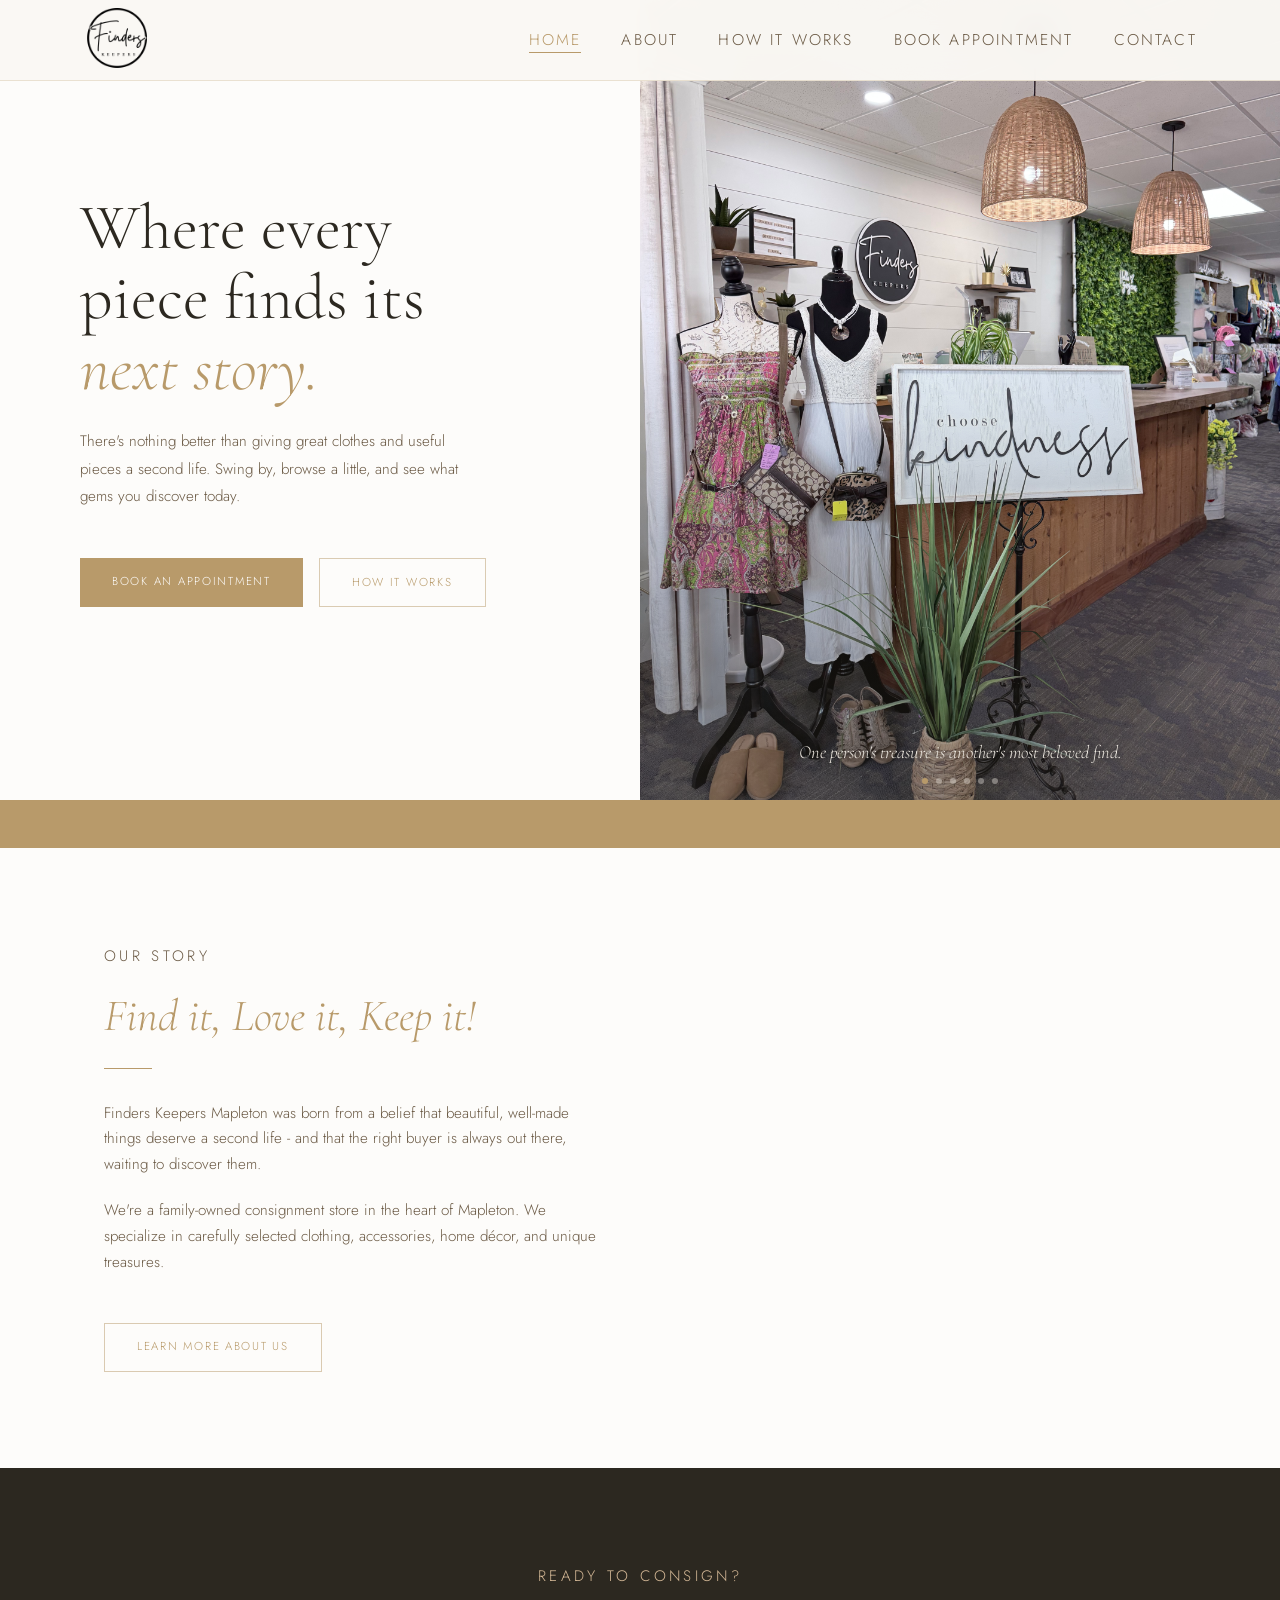
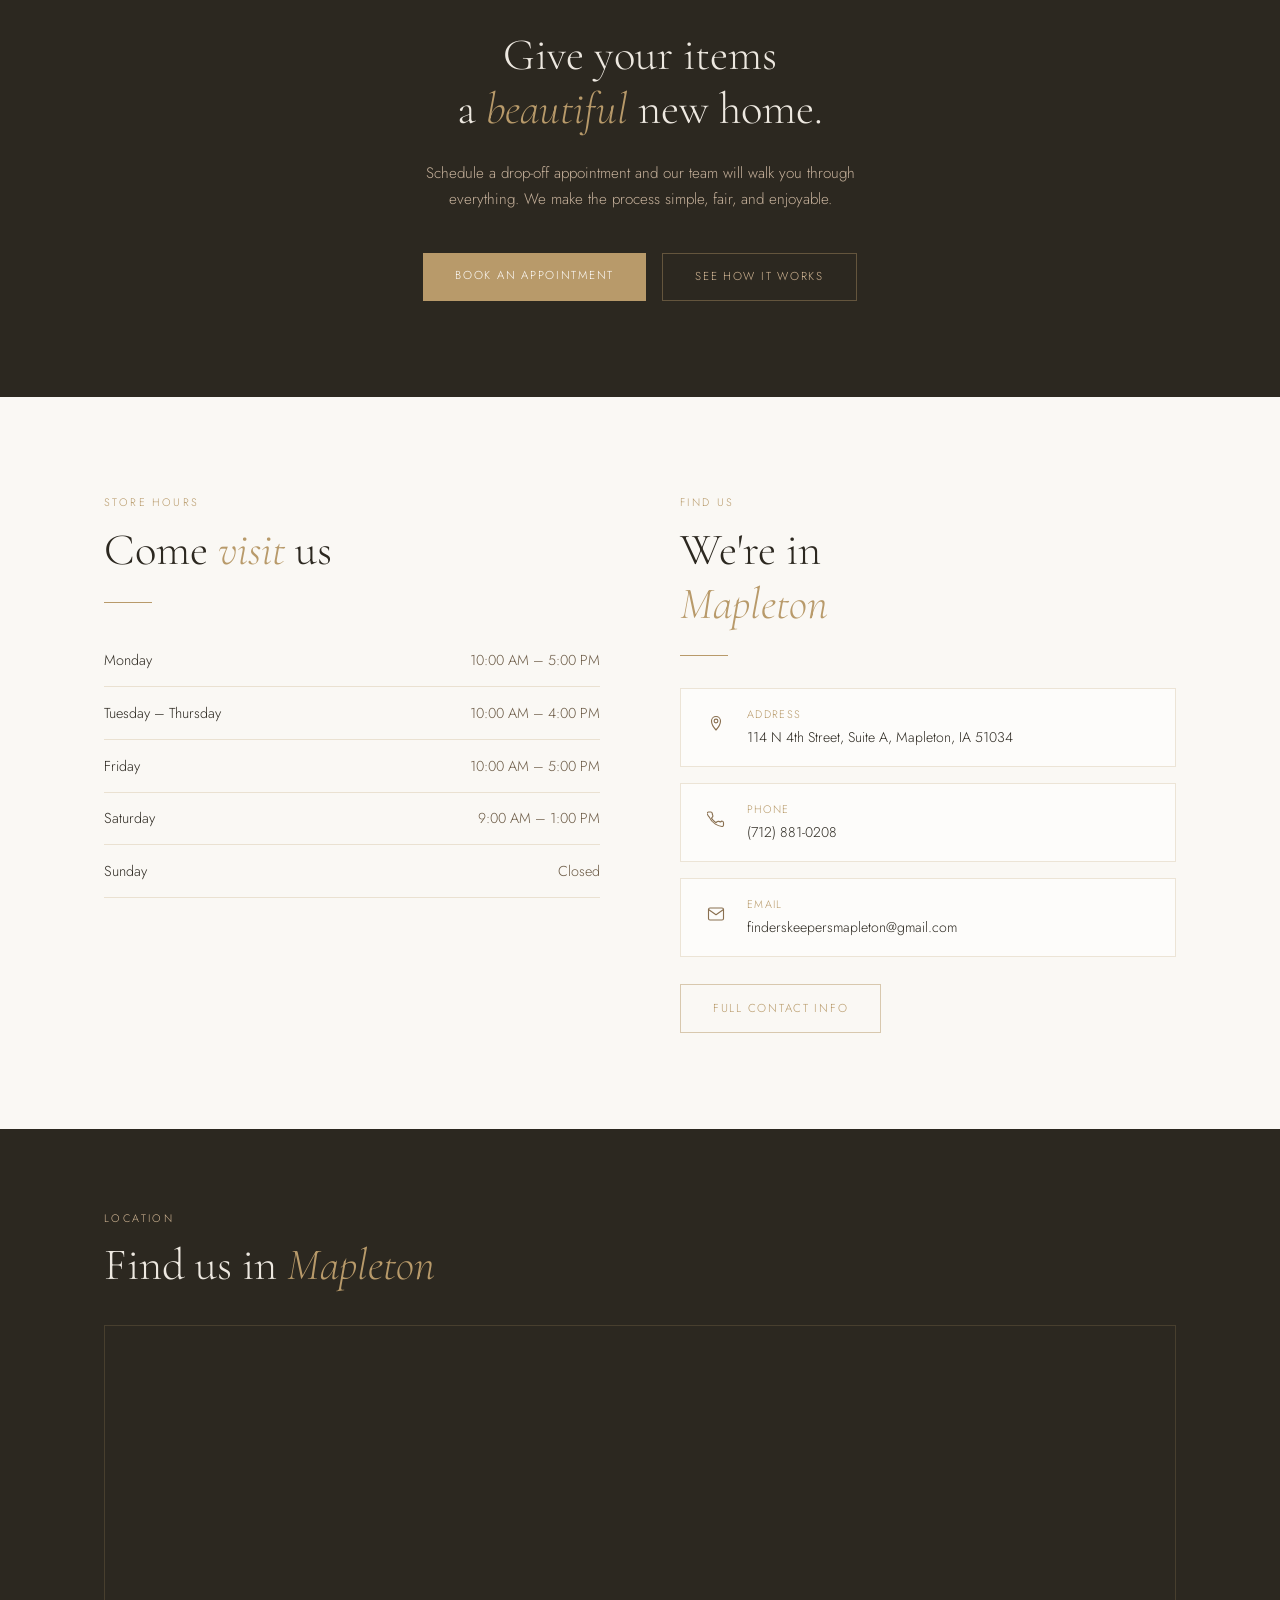
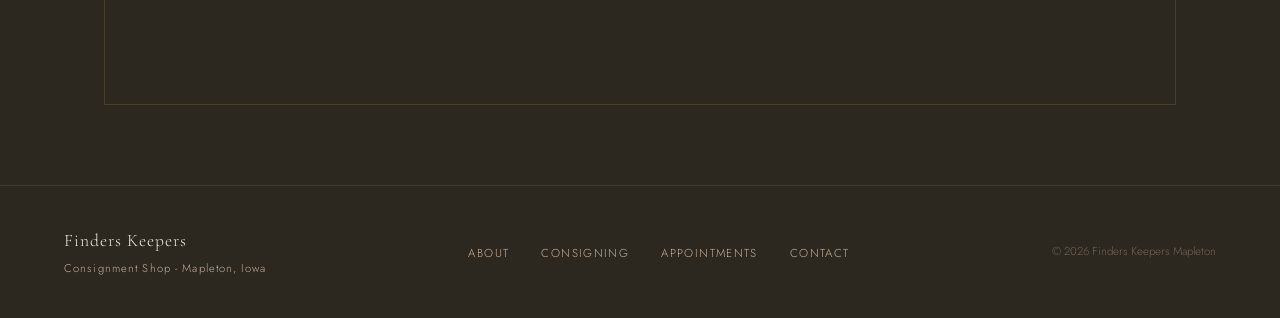
<file: index.html>
<!DOCTYPE html>
<html lang="en">
<head>
<meta charset="UTF-8" />
<meta name="viewport" content="width=device-width, initial-scale=1.0" />
<title>Finders Keepers Mapleton - Consignment Shop</title>
<meta name="description" content="Finders Keepers is a family-owned consignment shop in Mapleton, Iowa - curated clothing, accessories, home décor, and unique finds." />
<link rel="icon" href="data:image/svg+xml,<svg xmlns='http://www.w3.org/2000/svg' viewBox='0 0 100 100'><text y='.9em' font-size='90'>🛍️</text></svg>">
<link rel="stylesheet" href="css/style.css" />
<style>
  /* ── HERO ── */
  .hero {
    display: grid;
    grid-template-columns: 1fr 1fr;
    min-height: calc(100vh - 100px);
  }

  .hero-left {
    display: flex;
    flex-direction: column;
    justify-content: center;
    padding: 5rem 4rem 5rem 5rem;
    background: var(--warm-white);
  }

  .hero-eyebrow {
    font-size: 0.68rem;
    letter-spacing: 0.22em;
    text-transform: uppercase;
    color: var(--gold);
    margin-bottom: 1.5rem;
  }

  .hero-title {
    font-family: 'Cormorant Garamond', serif;
    font-size: clamp(3rem, 5vw, 5rem);
    font-weight: 300;
    line-height: 1.1;
    color: var(--charcoal);
    margin-bottom: 1.5rem;
  }

  .hero-title em { font-style: italic; color: var(--gold); }

  .hero-subtitle {
    font-size: 0.95rem;
    color: var(--brown-mid);
    max-width: 380px;
    margin-bottom: 3rem;
    line-height: 1.8;
  }

  .hero-cta { display: flex; gap: 1rem; flex-wrap: wrap; }

  .hero-right {
    position: relative;
    overflow: hidden;
    background: var(--charcoal);
  }

  /* ── SLIDESHOW ── */
  .hero-slideshow {
    position: absolute;
    inset: 0;
  }

  @keyframes kenBurns {
    from { transform: scale(1.06); }
    to   { transform: scale(1); }
  }

  .hero-slide {
    position: absolute;
    inset: 0;
    background-size: cover;
    background-position: center;
    opacity: 0;
    transition: opacity 1s ease-in-out;
  }

  .hero-slide.active {
    opacity: 1;
    animation: kenBurns 7s ease-out forwards;
  }

  .hero-slide-overlay {
    position: absolute;
    inset: 0;
    background: linear-gradient(to top, rgba(44,40,32,0.5) 0%, transparent 60%);
  }

  .hero-slide-caption {
    position: absolute;
    bottom: 2rem;
    left: 0;
    right: 0;
    text-align: center;
    font-family: 'Cormorant Garamond', serif;
    font-size: 1.15rem;
    font-style: italic;
    font-weight: 300;
    color: #EDE8E0;
    text-shadow: 0 1px 6px rgba(44,40,32,0.55), 0 2px 16px rgba(44,40,32,0.35);
    padding: 0 2rem;
    transition: color 0.4s ease, text-shadow 0.4s ease;
  }

  .hero-slide-caption.caption-dark {
    color: var(--gold);
    text-shadow: none;
  }

  .hero-slide-dots {
    position: absolute;
    bottom: 1rem;
    left: 0;
    right: 0;
    display: flex;
    justify-content: center;
    gap: 0.5rem;
  }

  .slide-dot {
    width: 6px;
    height: 6px;
    border-radius: 50%;
    background: rgba(237,232,224,0.4);
    border: none;
    padding: 0;
    cursor: pointer;
    transition: background 0.3s;
  }

  .slide-dot.active { background: var(--gold); }

  /* ── FEATURE STRIP ── */
  .feature-strip {
    background: var(--gold);
    padding: 1.5rem 4rem;
    display: flex;
    justify-content: center;
    gap: 4rem;
    flex-wrap: wrap;
  }

  .feature-item {
    display: flex;
    align-items: center;
    gap: 0.6rem;
    color: var(--warm-white);
    font-size: 0.75rem;
    letter-spacing: 0.12em;
    text-transform: uppercase;
  }

  .feature-item::before {
    content: '✦';
    font-size: 0.6rem;
    opacity: 0.7;
  }

  /* ── ABOUT PREVIEW ── */
  .home-about {
    background: var(--warm-white);
  }

  .home-about .section-inner {
    display: grid;
    grid-template-columns: 1fr 1fr;
    gap: 5rem;
    align-items: center;
  }

  .home-about p {
    font-size: 0.95rem;
    color: var(--brown-mid);
    margin-bottom: 1.25rem;
  }

  .pillars {
    display: grid;
    grid-template-columns: 1fr 1fr;
    gap: 1.25rem;
  }

  .pillar {
    padding: 1.5rem;
    border: 1px solid var(--border);
    background: var(--cream);
    transition: transform 0.25s ease, box-shadow 0.25s ease, border-color 0.25s ease;
  }

  .pillar:hover {
    transform: translateY(-2px);
    box-shadow: 0 8px 24px rgba(44, 40, 32, 0.07);
    border-color: var(--border-strong);
  }

  .pillar h4 {
    font-family: 'Cormorant Garamond', serif;
    font-size: 1.1rem;
    font-weight: 400;
    color: var(--charcoal);
    margin-bottom: 0.35rem;
  }

  .pillar p {
    font-size: 0.8rem;
    color: var(--brown-mid);
    line-height: 1.6;
    margin: 0;
  }

  .pillar-icon {
    font-size: 1.25rem;
    color: var(--gold);
    margin-bottom: 0.6rem;
  }

  /* ── CTA BANNER ── */
  .cta-banner {
    background: var(--charcoal);
    text-align: center;
    padding: 6rem 4rem;
  }

  .cta-banner .section-title { color: #EDE8E0; }

  .cta-banner p {
    font-size: 0.95rem;
    color: var(--brown-light);
    max-width: 500px;
    margin: 0 auto 2.5rem;
  }

  .cta-banner .btn-group {
    display: flex;
    gap: 1rem;
    justify-content: center;
    flex-wrap: wrap;
  }

  /* ── HOURS PREVIEW ── */
  .hours-preview {
    background: var(--cream);
  }

  .hours-preview .section-inner {
    display: grid;
    grid-template-columns: 1fr 1fr;
    gap: 5rem;
    align-items: start;
  }

  .hours-table {
    width: 100%;
    border-collapse: collapse;
    margin-top: 1rem;
  }

  .hours-table tr { border-bottom: 1px solid var(--border); }

  .hours-table td {
    padding: 0.85rem 0;
    font-size: 0.9rem;
    color: var(--charcoal);
  }

  .hours-table td:last-child {
    text-align: right;
    color: var(--brown-mid);
  }

  .contact-quick {
    display: flex;
    flex-direction: column;
    gap: 1rem;
    margin-top: 1rem;
  }

  .contact-row {
    display: flex;
    align-items: center;
    gap: 1rem;
    padding: 1rem 1.25rem;
    border: 1px solid var(--border);
    background: var(--warm-white);
  }

  .contact-row-icon {
    font-size: 1rem;
    width: 30px;
    text-align: center;
    flex-shrink: 0;
  }

  .contact-row-label {
    font-size: 0.68rem;
    letter-spacing: 0.12em;
    text-transform: uppercase;
    color: var(--gold);
    margin-bottom: 0.15rem;
  }

  .contact-row-value {
    font-size: 0.88rem;
    color: var(--charcoal);
    overflow-wrap: break-word;
    word-break: break-word;
  }

  .contact-row-value a {
    color: var(--charcoal);
    text-decoration: none;
  }

  /* ── MAP ── */
  .map-section { background: var(--charcoal); }
  .map-inner { max-width: 1200px; margin: 0 auto; padding: 5rem 4rem; }
  .map-embed {
    width: 100%;
    height: 380px;
    border: 1px solid rgba(184,154,106,0.2);
    margin-top: 2rem;
    position: relative;
    overflow: hidden;
  }

  @media (max-width: 900px) {
    .hero { grid-template-columns: 1fr; }
    .hero-right { min-height: 260px; }
    .hero-left { padding: 7rem 1.5rem 3rem; }
    .home-about .section-inner,
    .hours-preview .section-inner { grid-template-columns: 1fr; gap: 2.5rem; }
    .feature-strip { gap: 1.5rem; padding: 1.25rem 1.5rem; }
    .map-inner { padding: 3rem 1.5rem; }
  }

  @media (max-width: 600px) {
    .pillars { grid-template-columns: 1fr; }
    .hero-title { font-size: 2.2rem; }
    .hero-left { padding: 5.5rem 1.25rem 2.5rem; }
    .hero-right { min-height: 200px; }
    .hero-subtitle { max-width: 100%; }
    .feature-strip { padding: 1rem 1.25rem; gap: 0.75rem; }
    .cta-banner { padding: 3rem 1.25rem; }
    .map-inner { padding: 2rem 1.25rem; }
    .map-embed { height: 240px; }
  }
</style>
</head>
<body>

<nav>
  <a href="index.html" class="nav-logo"><img src="images/logo.png" alt="Finders Keepers Mapleton" /></a>
  <button class="hamburger" aria-label="Menu">
    <span></span><span></span><span></span>
  </button>
  <ul class="nav-links">
    <li><a href="index.html">Home</a></li>
    <li><a href="about.html">About</a></li>
    <li><a href="consigning.html">How It Works</a></li>
    <li><a href="appointment.html">Book Appointment</a></li>
    <li><a href="contact.html">Contact</a></li>
  </ul>
</nav>

<div class="page-wrap" style="padding-top:0;">

  <!-- HERO -->
  <div class="hero">
    <div class="hero-left">
      <h1 class="hero-title">
        Where every<br>piece finds its<br><em>next story.</em>
      </h1>
      <p class="hero-subtitle">
        There's nothing better than giving great clothes and useful pieces a second life. Swing by, browse a little, and see what gems you discover today.
      </p>
      <div class="hero-cta">
        <a href="appointment.html" class="btn-primary">Book an Appointment</a>
        <a href="consigning.html" class="btn-secondary">How It Works</a>
      </div>
    </div>
    <div class="hero-right">
      <div class="hero-slideshow">
        <div class="hero-slide active" style="background-image:url('images/StoreFront.JPEG')">
          <div class="hero-slide-overlay"></div>
        </div>
        <div class="hero-slide" style="background-image:url('images/FrontCounter.JPEG')">
          <div class="hero-slide-overlay"></div>
        </div>
        <div class="hero-slide" style="background-image:url('images/IMG_6071.JPEG')">
          <div class="hero-slide-overlay"></div>
        </div>
        <div class="hero-slide" style="background-image:url('images/FullSizeRender-5.JPEG')">
          <div class="hero-slide-overlay"></div>
        </div>
        <div class="hero-slide" style="background-image:url('images/Sink.JPEG')">
          <div class="hero-slide-overlay"></div>
        </div>
        <div class="hero-slide" style="background-image:url('images/IMG_0356.JPEG')">
          <div class="hero-slide-overlay"></div>
        </div>
        <p class="hero-slide-caption">One person's treasure is another's most beloved find.</p>
        <div class="hero-slide-dots">
          <button class="slide-dot active" onclick="goToSlide(0)"></button>
          <button class="slide-dot" onclick="goToSlide(1)"></button>
          <button class="slide-dot" onclick="goToSlide(2)"></button>
          <button class="slide-dot" onclick="goToSlide(3)"></button>
          <button class="slide-dot" onclick="goToSlide(4)"></button>
          <button class="slide-dot" onclick="goToSlide(5)"></button>
        </div>
      </div>
    </div>
  </div>

  <!-- FEATURE STRIP -->
  <div class="feature-strip">
  </div>

  <!-- ABOUT PREVIEW -->
  <section class="home-about">
    <div class="section-inner">
      <div>
        <p class="section-label">Our Story</p>
        <h2 class="section-title"><em>Find it, Love it, Keep it!</em></h2>
        <div class="divider"></div>
        <p>Finders Keepers Mapleton was born from a belief that beautiful, well-made things deserve a second life - and that the right buyer is always out there, waiting to discover them.</p>
        <p>We're a family-owned consignment store in the heart of Mapleton. We specialize in carefully selected clothing, accessories, home décor, and unique treasures.</p>
        <br />
        <a href="about.html" class="btn-secondary">Learn More About Us</a>
      </div>
    </div>
  </section>

  <!-- CTA BANNER -->
  <section class="cta-banner">
    <p class="section-label" style="color:var(--gold-light);">Ready to Consign?</p>
    <h2 class="section-title">Give your items<br>a <em>beautiful</em> new home.</h2>
    <p>Schedule a drop-off appointment and our team will walk you through everything. We make the process simple, fair, and enjoyable.</p>
    <div class="btn-group">
      <a href="appointment.html" class="btn-primary">Book an Appointment</a>
      <a href="consigning.html" class="btn-secondary" style="color:var(--gold-light); border-color:rgba(184,154,106,0.4);">See How It Works</a>
    </div>
  </section>

  <!-- HOURS + CONTACT PREVIEW -->
  <section class="hours-preview">
    <div class="section-inner">
      <div>
        <p class="section-label">Store Hours</p>
        <h2 class="section-title">Come <em>visit</em> us</h2>
        <div class="divider"></div>
        <table class="hours-table">
          <tr><td>Monday</td><td>10:00 AM – 5:00 PM</td></tr>
          <tr><td>Tuesday – Thursday</td><td>10:00 AM – 4:00 PM</td></tr>
          <tr><td>Friday</td><td>10:00 AM – 5:00 PM</td></tr>
          <tr><td>Saturday</td><td>9:00 AM – 1:00 PM</td></tr>
          <tr><td>Sunday</td><td>Closed</td></tr>
        </table>
      </div>
      <div>
        <p class="section-label">Find Us</p>
        <h2 class="section-title">We're in<br><em>Mapleton</em></h2>
        <div class="divider"></div>
        <div class="contact-quick">
          <div class="contact-row">
            <div class="contact-row-icon">
              <svg width="18" height="18" viewBox="0 0 24 24" fill="none" stroke="currentColor" stroke-width="1.5" stroke-linecap="round" stroke-linejoin="round" style="color:var(--gold-dark)"><path d="M12 2C8.686 2 6 4.686 6 8c0 5.5 6 12 6 12s6-6.5 6-12c0-3.314-2.686-6-6-6z"/><circle cx="12" cy="8" r="2.5"/></svg>
            </div>
            <div>
              <div class="contact-row-label">Address</div>
              <div class="contact-row-value">114 N 4th Street, Suite A, Mapleton, IA 51034</div>
            </div>
          </div>
          <div class="contact-row">
            <div class="contact-row-icon">
              <svg width="18" height="18" viewBox="0 0 24 24" fill="none" stroke="currentColor" stroke-width="1.5" stroke-linecap="round" stroke-linejoin="round" style="color:var(--gold-dark)"><path d="M22 16.92v3a2 2 0 01-2.18 2 19.79 19.79 0 01-8.63-3.07A19.5 19.5 0 013.07 9.5 19.79 19.79 0 01.06 4.84 2 2 0 012 2.7h3a2 2 0 012 1.72 12.84 12.84 0 00.7 2.81 2 2 0 01-.45 2.11L6.09 10.91a16 16 0 006 6l1.27-1.27a2 2 0 012.11-.45 12.84 12.84 0 002.81.7A2 2 0 0122 17z"/></svg>
            </div>
            <div>
              <div class="contact-row-label">Phone</div>
              <div class="contact-row-value"><a href="tel:+17128810208">(712) 881-0208</a></div>
            </div>
          </div>
          <div class="contact-row">
            <div class="contact-row-icon">
              <svg width="18" height="18" viewBox="0 0 24 24" fill="none" stroke="currentColor" stroke-width="1.5" stroke-linecap="round" stroke-linejoin="round" style="color:var(--gold-dark)"><path d="M4 4h16c1.1 0 2 .9 2 2v12c0 1.1-.9 2-2 2H4c-1.1 0-2-.9-2-2V6c0-1.1.9-2 2-2z"/><polyline points="22,6 12,13 2,6"/></svg>
            </div>
            <div>
              <div class="contact-row-label">Email</div>
              <div class="contact-row-value"><a href="mailto:finderskeepersmapleton@gmail.com">finderskeepersmapleton@gmail.com</a></div>
            </div>
          </div>
        </div>
        <br />
        <a href="contact.html" class="btn-secondary">Full Contact Info</a>
      </div>
    </div>
  </section>

  <!-- MAP -->
  <section class="map-section">
    <div class="map-inner">
      <p class="section-label" style="color:var(--gold-light);">Location</p>
      <h2 class="section-title" style="color:#EDE8E0;">Find us in <em>Mapleton</em></h2>
      <div class="map-embed">
        <iframe
          src="https://www.google.com/maps/embed?pb=!1m18!1m12!1m3!1d2962!2d-95.7930656!3d42.1666277!2m3!1f0!2f0!3f0!3m2!1i1024!2i768!4f13.1!3m3!1m2!1s0x8792616080808529%3A0x8f4561260641b2c!2sFinders%20Keepers%20Consignment!5e0!3m2!1sen!2sus!4v1711900000000!5m2!1sen!2sus"
          style="position:absolute; inset:0; width:100%; height:100%; border:0;"
          allowfullscreen=""
          loading="lazy"
          referrerpolicy="no-referrer-when-downgrade">
        </iframe>
      </div>
    </div>
  </section>

</div>

<footer>
  <div>
    <div class="footer-logo">Finders Keepers</div>
    <div class="footer-tagline">Consignment Shop - Mapleton, Iowa</div>
  </div>
  <ul class="footer-links">
    <li><a href="about.html">About</a></li>
    <li><a href="consigning.html">Consigning</a></li>
    <li><a href="appointment.html">Appointments</a></li>
    <li><a href="contact.html">Contact</a></li>
  </ul>
  <div class="footer-copy">&copy; 2026 Finders Keepers Mapleton</div>
</footer>

<script src="js/nav.js"></script>
<script>
  var currentSlide = 0;
  var slides = document.querySelectorAll('.hero-slide');
  var dots = document.querySelectorAll('.slide-dot');
  var caption = document.querySelector('.hero-slide-caption');

  function goToSlide(n) {
    slides[currentSlide].classList.remove('active');
    if (dots[currentSlide]) dots[currentSlide].classList.remove('active');
    currentSlide = n;
    slides[currentSlide].classList.add('active');
    if (dots[currentSlide]) dots[currentSlide].classList.add('active');
    caption.classList.remove('caption-dark');
  }

  if (slides.length > 1) {
    setInterval(function() {
      goToSlide((currentSlide + 1) % slides.length);
    }, 4000);
  }
</script>
</body>
</html>
</file>
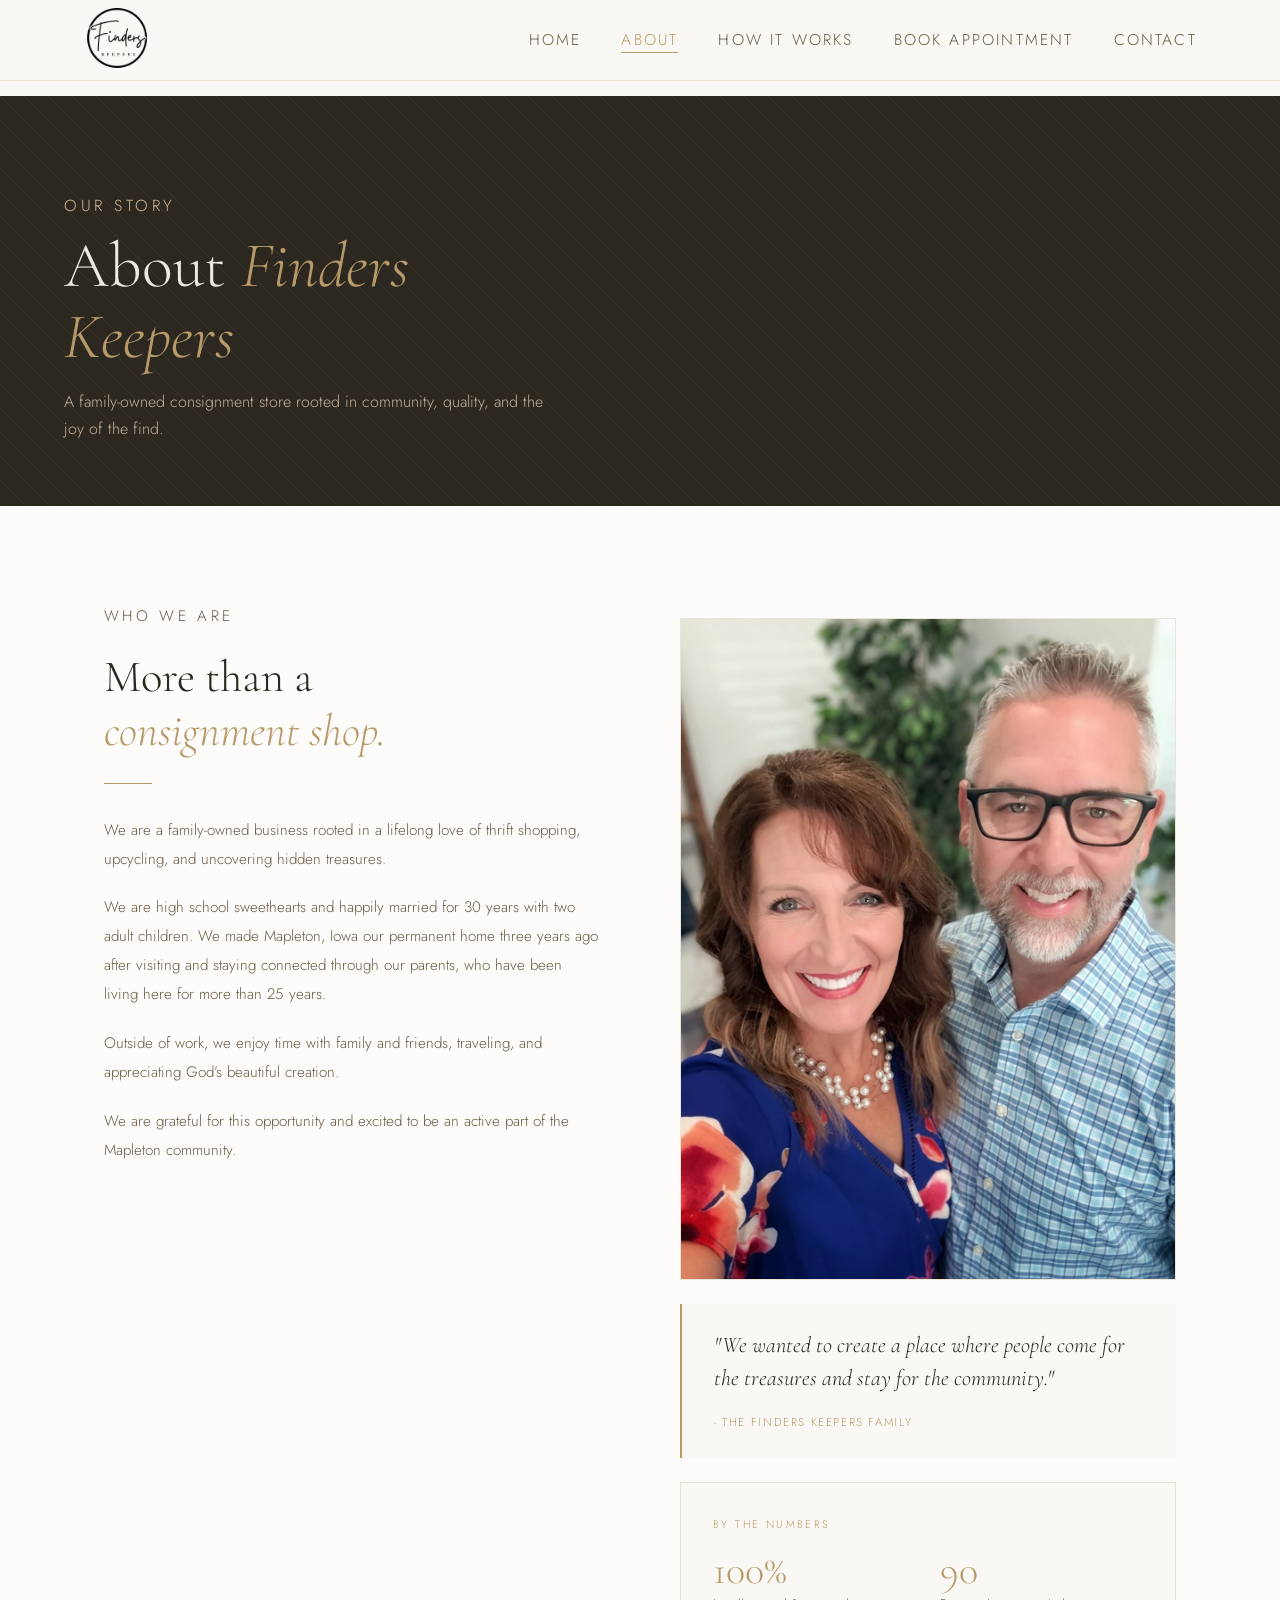
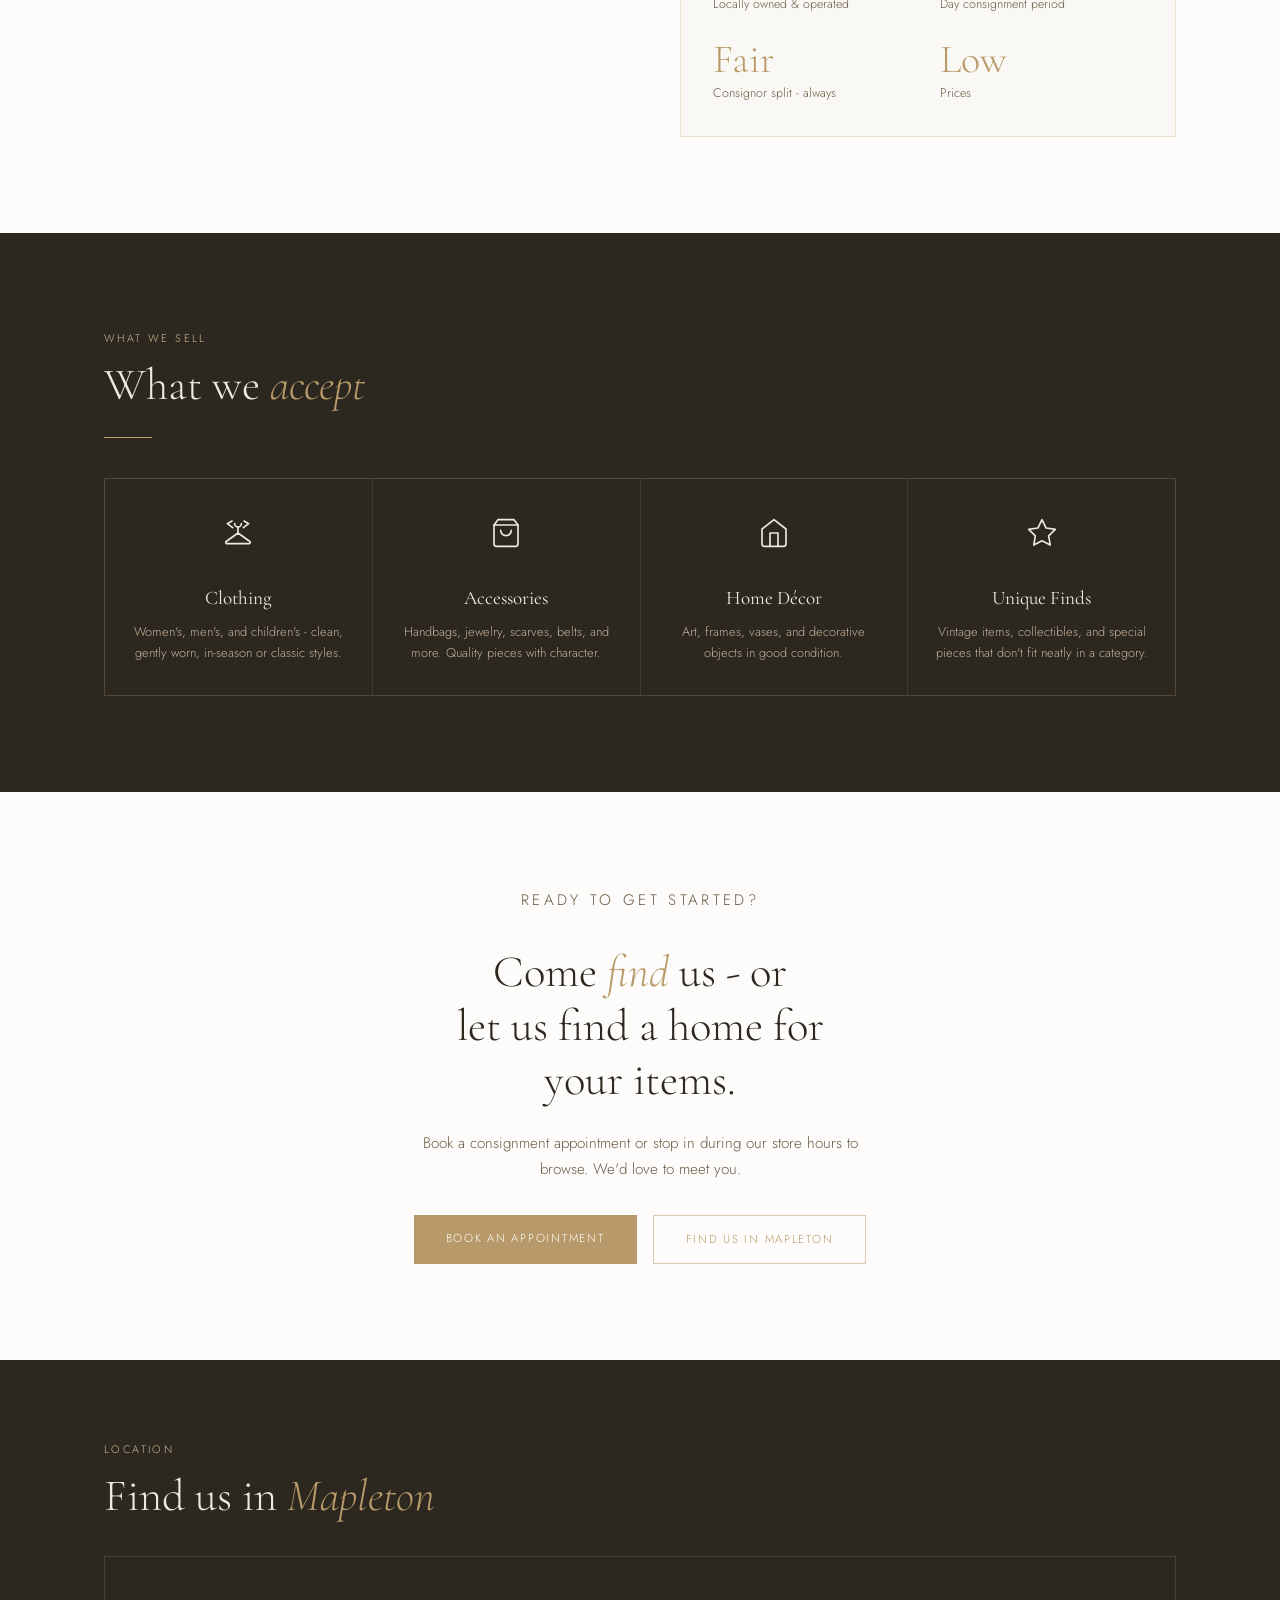
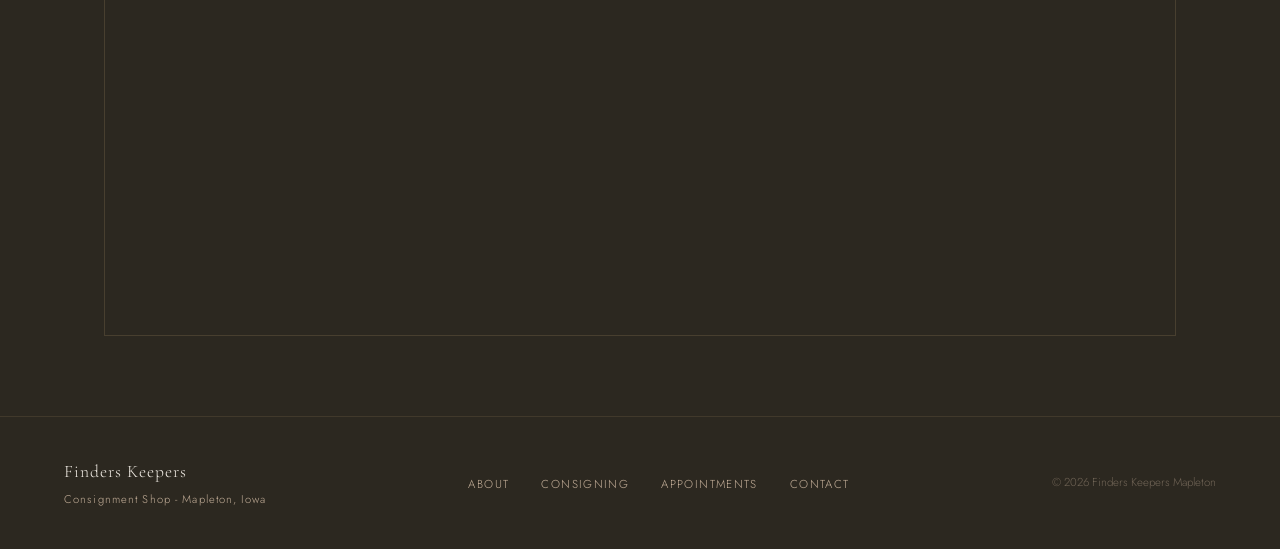
<file: about.html>
<!DOCTYPE html>
<html lang="en">
<head>
<meta charset="UTF-8" />
<meta name="viewport" content="width=device-width, initial-scale=1.0" />
<title>About Us - Finders Keepers Mapleton</title>
<meta name="description" content="Learn about Finders Keepers - a family-owned consignment shop in Mapleton, Iowa, rooted in community, quality, and the joy of the find." />
<link rel="icon" href="data:image/svg+xml,<svg xmlns='http://www.w3.org/2000/svg' viewBox='0 0 100 100'><text y='.9em' font-size='90'>🛍️</text></svg>">
<link rel="stylesheet" href="css/style.css" />
<style>
  .page-hero {
    background: var(--charcoal);
    padding: 6rem 4rem 4rem;
    position: relative;
    overflow: hidden;
  }

  .page-hero-pattern {
    position: absolute;
    inset: 0;
    opacity: 0.06;
    background-image: repeating-linear-gradient(45deg, var(--gold) 0, var(--gold) 1px, transparent 0, transparent 50%);
    background-size: 24px 24px;
  }

  .page-hero-inner {
    position: relative;
    max-width: 1200px;
    margin: 0 auto;
  }

  .page-hero h1 {
    font-family: 'Cormorant Garamond', serif;
    font-size: clamp(3rem, 5vw, 5rem);
    font-weight: 300;
    color: #EDE8E0;
    line-height: 1.1;
    margin-bottom: 1rem;
  }

  .page-hero h1 em { font-style: italic; color: var(--gold); }

  .page-hero p {
    font-size: 1rem;
    color: var(--brown-light);
    max-width: 480px;
  }

  /* ── STORY ── */
  .story-section {
    background: var(--warm-white);
  }

  .story-section .section-inner {
    display: grid;
    grid-template-columns: 1fr 1fr;
    gap: 5rem;
    align-items: start;
  }

  .story-text p {
    font-size: 0.95rem;
    color: var(--brown-mid);
    margin-bottom: 1.25rem;
    line-height: 1.9;
  }

  .story-aside {
    padding-top: 1rem;
    display: flex;
    flex-direction: column;
    gap: 1.5rem;
  }

  .story-photo {
    width: 100%;
    aspect-ratio: 3 / 4;
    overflow: hidden;
    border: 1px solid var(--border);
  }

  .story-photo img {
    width: 100%;
    height: 100%;
    object-fit: cover;
    object-position: center center;
    display: block;
    transition: transform 0.5s ease;
  }

  .story-photo:hover img {
    transform: scale(1.03);
  }

  .story-quote {
    border-left: 2px solid var(--gold);
    padding: 1.5rem 2rem;
    background: var(--cream);
  }

  .story-quote p {
    font-family: 'Cormorant Garamond', serif;
    font-size: 1.4rem;
    font-weight: 300;
    font-style: italic;
    color: var(--charcoal);
    line-height: 1.5;
    margin-bottom: 0.75rem;
  }

  .story-quote span {
    font-size: 0.72rem;
    letter-spacing: 0.14em;
    text-transform: uppercase;
    color: var(--gold);
  }

  /* ── VALUES ── */
  .values-section {
    background: var(--cream);
  }

  .values-grid {
    display: grid;
    grid-template-columns: repeat(3, 1fr);
    gap: 1.5rem;
    margin-top: 2.5rem;
  }

  .value-card {
    padding: 2.25rem;
    border: 1px solid var(--border);
    background: var(--warm-white);
    transition: transform 0.25s ease, box-shadow 0.25s ease, border-color 0.25s ease;
  }

  .value-card:hover {
    transform: translateY(-2px);
    box-shadow: 0 8px 28px rgba(44, 40, 32, 0.07);
    border-color: var(--border-strong);
  }

  .value-num {
    font-family: 'Cormorant Garamond', serif;
    font-size: 3.5rem;
    font-weight: 300;
    color: var(--gold);
    opacity: 0.3;
    line-height: 1;
    margin-bottom: 1rem;
  }

  .value-card h3 {
    font-family: 'Cormorant Garamond', serif;
    font-size: 1.3rem;
    font-weight: 400;
    color: var(--charcoal);
    margin-bottom: 0.6rem;
  }

  .value-card p {
    font-size: 0.85rem;
    color: var(--brown-mid);
    line-height: 1.7;
  }

  /* ── WHAT WE ACCEPT ── */
  .accept-section {
    background: var(--charcoal);
  }

  .accept-section .section-title { color: #EDE8E0; }

  .accept-grid {
    display: grid;
    grid-template-columns: repeat(4, 1fr);
    gap: 1px;
    background: rgba(184,154,106,0.15);
    margin-top: 2.5rem;
    border: 1px solid rgba(184,154,106,0.15);
  }

  .accept-item {
    background: var(--charcoal);
    padding: 2rem 1.5rem;
    text-align: center;
    transition: background 0.25s ease;
  }

  .accept-item:hover {
    background: #33302a;
  }

  .accept-icon {
    font-size: 2rem;
    margin-bottom: 1rem;
    color: #EDE8E0;
  }

  .accept-item h4 {
    font-family: 'Cormorant Garamond', serif;
    font-size: 1.2rem;
    font-weight: 400;
    color: #EDE8E0;
    margin-bottom: 0.5rem;
  }

  .accept-item p {
    font-size: 0.8rem;
    color: var(--brown-light);
    line-height: 1.6;
  }

  /* ── CTA ── */
  .about-cta {
    background: var(--warm-white);
    text-align: center;
  }

  .about-cta .section-inner {
    display: flex;
    flex-direction: column;
    align-items: center;
  }

  .about-cta p {
    font-size: 0.95rem;
    color: var(--brown-mid);
    max-width: 480px;
    margin-bottom: 2rem;
  }

  .btn-group { display: flex; gap: 1rem; flex-wrap: wrap; justify-content: center; }

  /* ── MAP ── */
  .map-section { background: var(--charcoal); }
  .map-inner { max-width: 1200px; margin: 0 auto; padding: 5rem 4rem; }
  .map-embed {
    width: 100%;
    height: 380px;
    border: 1px solid rgba(184,154,106,0.2);
    margin-top: 2rem;
    position: relative;
    overflow: hidden;
  }

  .numbers-grid { display: grid; grid-template-columns: 1fr 1fr; gap: 1.5rem; margin-top: 1rem; }

  @media (max-width: 900px) {
    .page-hero { padding: 5rem 1.5rem 3rem; }
    .story-section .section-inner { grid-template-columns: 1fr; gap: 2.5rem; }
    .values-grid { grid-template-columns: 1fr; }
    .accept-grid { grid-template-columns: 1fr 1fr; }
    .map-inner { padding: 3rem 1.5rem; }
  }

  @media (max-width: 600px) {
    .accept-grid { grid-template-columns: 1fr; }
    .numbers-grid { grid-template-columns: 1fr 1fr; }
    .page-hero { padding: 3.5rem 1.25rem 2rem; }
    .map-inner { padding: 2rem 1.25rem; }
    .map-embed { height: 240px; }
    .story-quote p { font-size: 1.2rem; }
  }
</style>
</head>
<body>

<nav>
  <a href="index.html" class="nav-logo"><img src="images/logo.png" alt="Finders Keepers Mapleton" /></a>
  <button class="hamburger" aria-label="Menu">
    <span></span><span></span><span></span>
  </button>
  <ul class="nav-links">
    <li><a href="index.html">Home</a></li>
    <li><a href="about.html">About</a></li>
    <li><a href="consigning.html">How It Works</a></li>
    <li><a href="appointment.html">Book Appointment</a></li>
    <li><a href="contact.html">Contact</a></li>
  </ul>
</nav>

<div class="page-wrap">

  <div class="page-hero">
    <div class="page-hero-pattern"></div>
    <div class="page-hero-inner">
      <p class="section-label" style="color:var(--gold-light);">Our Story</p>
      <h1>About <em>Finders<br>Keepers</em></h1>
      <p>A family-owned consignment store rooted in community, quality, and the joy of the find.</p>
    </div>
  </div>

  <!-- STORY -->
  <section class="story-section">
    <div class="section-inner">
      <div class="story-text">
        <p class="section-label">Who We Are</p>
        <h2 class="section-title">More than a<br><em>consignment shop.</em></h2>
        <div class="divider"></div>
        <p>We are a family‑owned business rooted in a lifelong love of thrift shopping, upcycling, and uncovering hidden treasures.</p>
        <p>We are high school sweethearts and happily married for 30 years with two adult children. We made Mapleton, Iowa our permanent home three years ago after visiting and staying connected through our parents, who have been living here for more than 25 years.</p>
        <p>Outside of work, we enjoy time with family and friends, traveling, and appreciating God’s beautiful creation.</p>
        <p>We are grateful for this opportunity and excited to be an active part of the Mapleton community.</p>
      </div>
      <div class="story-aside">
        <div class="story-photo">
          <img src="images/IMG_4577_SnapseedCopy.jpg" alt="The Finders Keepers family" />
        </div>
        <div class="story-quote">
          <p>"We wanted to create a place where people come for the treasures and stay for the community."</p>
          <span>- The Finders Keepers Family</span>
        </div>
        <div style="padding: 2rem; border: 1px solid var(--border); background: var(--cream);">
          <p class="section-label">By the Numbers</p>
          <div class="numbers-grid">
            <div>
              <div style="font-family:'Cormorant Garamond',serif; font-size:2.5rem; font-weight:300; color:var(--gold); line-height:1;">100%</div>
              <div style="font-size:0.78rem; color:var(--brown-mid); margin-top:0.25rem;">Locally owned &amp; operated</div>
            </div>
            <div>
              <div style="font-family:'Cormorant Garamond',serif; font-size:2.5rem; font-weight:300; color:var(--gold); line-height:1;">90</div>
              <div style="font-size:0.78rem; color:var(--brown-mid); margin-top:0.25rem;">Day consignment period</div>
            </div>
            <div>
              <div style="font-family:'Cormorant Garamond',serif; font-size:2.5rem; font-weight:300; color:var(--gold); line-height:1;">Fair</div>
              <div style="font-size:0.78rem; color:var(--brown-mid); margin-top:0.25rem;">Consignor split - always</div>
            </div>
            <div>
              <div style="font-family:'Cormorant Garamond',serif; font-size:2.5rem; font-weight:300; color:var(--gold); line-height:1;">Low</div>
              <div style="font-size:0.78rem; color:var(--brown-mid); margin-top:0.25rem;">Prices</div>
            </div>
          </div>
        </div>
      </div>
    </div>
  </section>
  <!-- WHAT WE ACCEPT -->
  <section class="accept-section">
    <div class="section-inner">
      <p class="section-label" style="color:var(--gold-light);">What We Sell</p>
      <h2 class="section-title">What we <em>accept</em></h2>
      <div class="divider"></div>
      <div class="accept-grid">
        <div class="accept-item">
          <div class="accept-icon">
            <svg width="32" height="32" viewBox="0 0 24 24" fill="none" stroke="currentColor" stroke-width="1.25" stroke-linecap="round" stroke-linejoin="round"><path d="M20.38 18.01L12 12 3.62 18.01A1 1 0 004 20h16a1 1 0 00.38-1.99z"/><path d="M12 12V8"/><path d="M8 8L4 5l3.5-2"/><path d="M16 8l4-3-3.5-2"/><path d="M9.5 5a2.5 2.5 0 005 0"/></svg>
          </div>
          <h4>Clothing</h4>
          <p>Women's, men's, and children's - clean, gently worn, in-season or classic styles.</p>
        </div>
        <div class="accept-item">
          <div class="accept-icon">
            <svg width="32" height="32" viewBox="0 0 24 24" fill="none" stroke="currentColor" stroke-width="1.25" stroke-linecap="round" stroke-linejoin="round"><path d="M6 2L3 6v14a2 2 0 002 2h14a2 2 0 002-2V6l-3-4z"/><line x1="3" y1="6" x2="21" y2="6"/><path d="M16 10a4 4 0 01-8 0"/></svg>
          </div>
          <h4>Accessories</h4>
          <p>Handbags, jewelry, scarves, belts, and more. Quality pieces with character.</p>
        </div>
        <div class="accept-item">
          <div class="accept-icon">
            <svg width="32" height="32" viewBox="0 0 24 24" fill="none" stroke="currentColor" stroke-width="1.25" stroke-linecap="round" stroke-linejoin="round"><path d="M3 9l9-7 9 7v11a2 2 0 01-2 2H5a2 2 0 01-2-2z"/><polyline points="9 22 9 12 15 12 15 22"/></svg>
          </div>
          <h4>Home Décor</h4>
          <p>Art, frames, vases, and decorative objects in good condition.</p>
        </div>
        <div class="accept-item">
          <div class="accept-icon">
            <svg width="32" height="32" viewBox="0 0 24 24" fill="none" stroke="currentColor" stroke-width="1.25" stroke-linecap="round" stroke-linejoin="round"><polygon points="12 2 15.09 8.26 22 9.27 17 14.14 18.18 21.02 12 17.77 5.82 21.02 7 14.14 2 9.27 8.91 8.26 12 2"/></svg>
          </div>
          <h4>Unique Finds</h4>
          <p>Vintage items, collectibles, and special pieces that don't fit neatly in a category.</p>
        </div>
      </div>
    </div>
  </section>

  <!-- CTA -->
  <section class="about-cta">
    <div class="section-inner">
      <p class="section-label">Ready to Get Started?</p>
      <h2 class="section-title">Come <em>find</em> us - or<br>let us find a home for<br>your items.</h2>
      <p>Book a consignment appointment or stop in during our store hours to browse. We'd love to meet you.</p>
      <div class="btn-group">
        <a href="appointment.html" class="btn-primary">Book an Appointment</a>
        <a href="contact.html" class="btn-secondary">Find Us in Mapleton</a>
      </div>
    </div>
  </section>

  <!-- MAP -->
  <section class="map-section">
    <div class="map-inner">
      <p class="section-label" style="color:var(--gold-light);">Location</p>
      <h2 class="section-title" style="color:#EDE8E0;">Find us in <em>Mapleton</em></h2>
      <div class="map-embed">
        <iframe
          src="https://www.google.com/maps/embed?pb=!1m18!1m12!1m3!1d2962!2d-95.7930656!3d42.1666277!2m3!1f0!2f0!3f0!3m2!1i1024!2i768!4f13.1!3m3!1m2!1s0x8792616080808529%3A0x8f4561260641b2c!2sFinders%20Keepers%20Consignment!5e0!3m2!1sen!2sus!4v1711900000000!5m2!1sen!2sus"
          style="position:absolute; inset:0; width:100%; height:100%; border:0;"
          allowfullscreen=""
          loading="lazy"
          referrerpolicy="no-referrer-when-downgrade">
        </iframe>
      </div>
    </div>
  </section>

</div>

<footer>
  <div>
    <div class="footer-logo">Finders Keepers</div>
    <div class="footer-tagline">Consignment Shop - Mapleton, Iowa</div>
  </div>
  <ul class="footer-links">
    <li><a href="about.html">About</a></li>
    <li><a href="consigning.html">Consigning</a></li>
    <li><a href="appointment.html">Appointments</a></li>
    <li><a href="contact.html">Contact</a></li>
  </ul>
  <div class="footer-copy">&copy; 2026 Finders Keepers Mapleton</div>
</footer>

<script src="js/nav.js"></script>
</body>
</html>
</file>
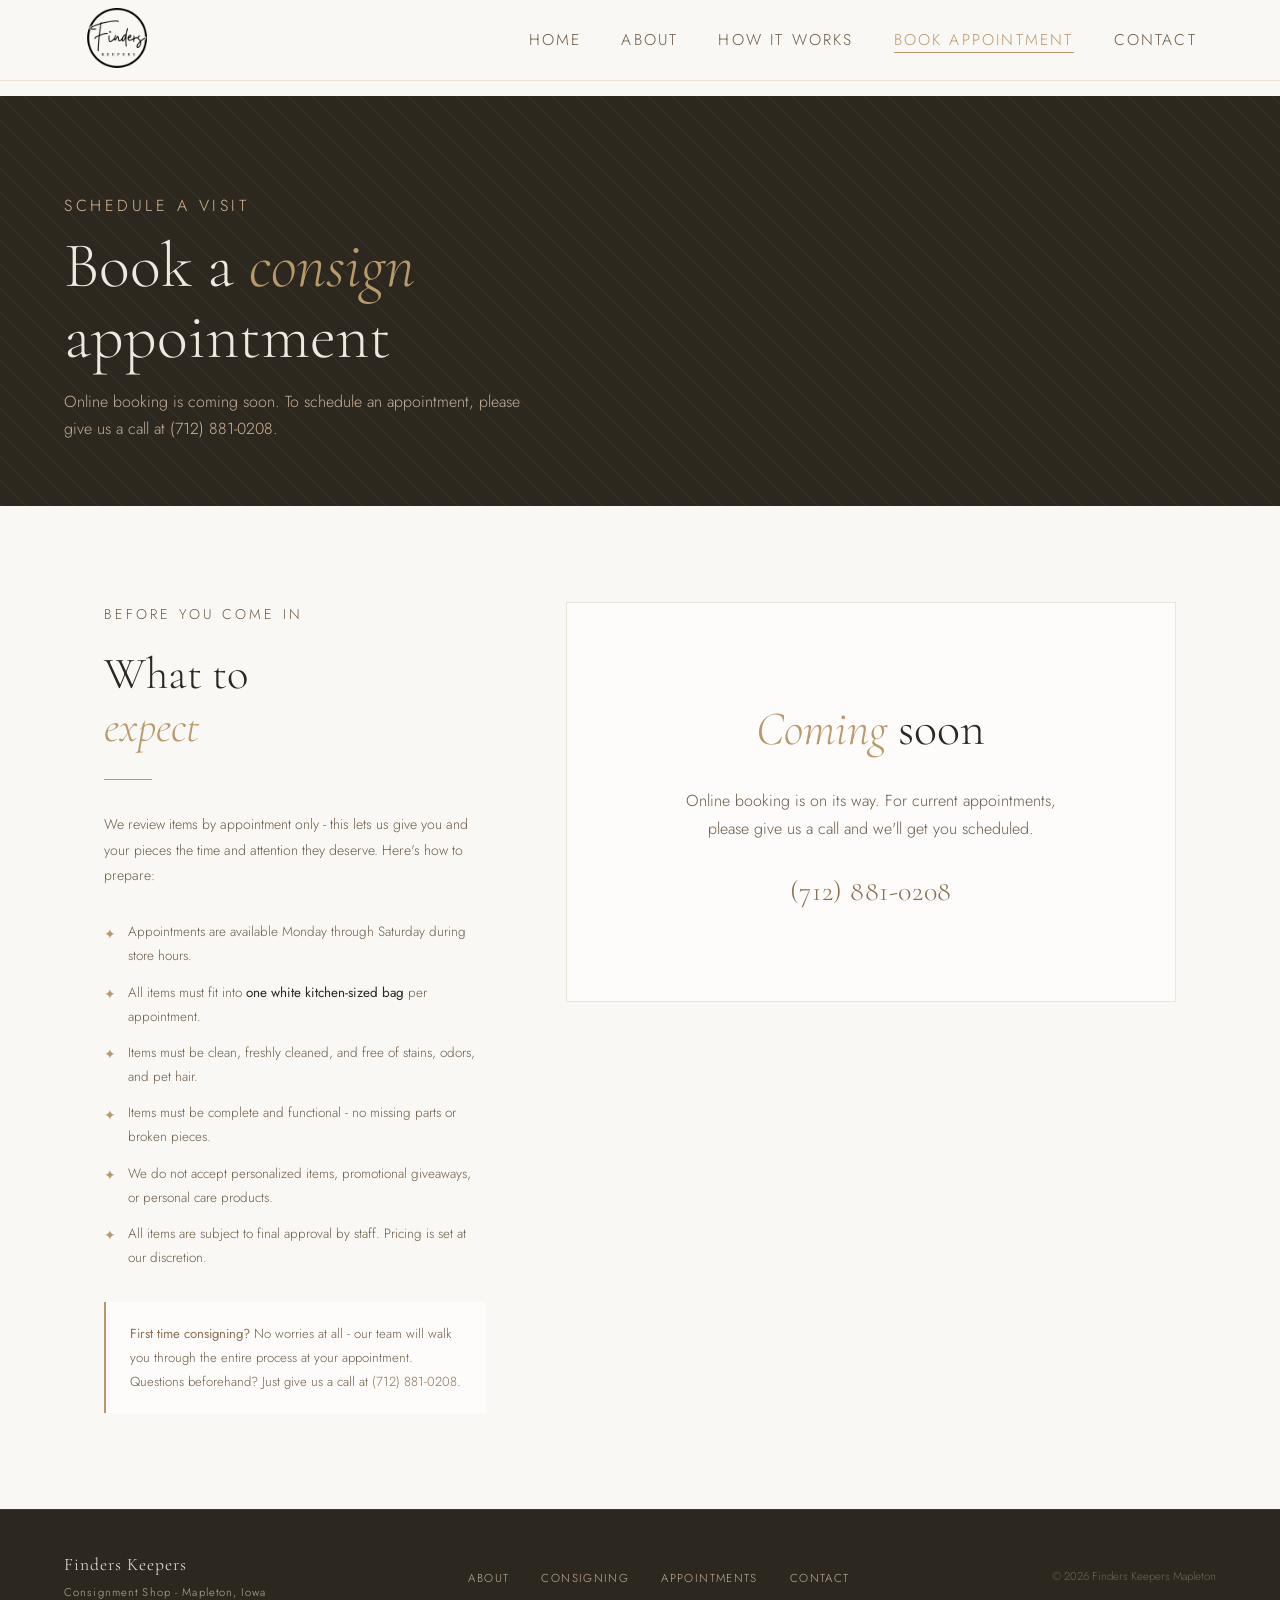
<file: appointment.html>
<!DOCTYPE html>
<html lang="en">
<head>
<meta charset="UTF-8" />
<meta name="viewport" content="width=device-width, initial-scale=1.0" />
<title>Book an Appointment - Finders Keepers Mapleton</title>
<meta name="description" content="Schedule a consignment drop-off appointment at Finders Keepers Mapleton. Booking is instant - pick a time and we'll take care of the rest." />
<link rel="icon" href="data:image/svg+xml,<svg xmlns='http://www.w3.org/2000/svg' viewBox='0 0 100 100'><text y='.9em' font-size='90'>🛍️</text></svg>">
<link rel="stylesheet" href="css/style.css" />
<style>
  .page-hero {
    background: var(--charcoal);
    padding: 6rem 4rem 4rem;
    position: relative;
    overflow: hidden;
  }

  .page-hero-pattern {
    position: absolute;
    inset: 0;
    opacity: 0.06;
    background-image: repeating-linear-gradient(45deg, var(--gold) 0, var(--gold) 1px, transparent 0, transparent 50%);
    background-size: 24px 24px;
  }

  .page-hero-inner {
    position: relative;
    max-width: 1200px;
    margin: 0 auto;
  }

  .page-hero h1 {
    font-family: 'Cormorant Garamond', serif;
    font-size: clamp(3rem, 5vw, 5rem);
    font-weight: 300;
    color: #EDE8E0;
    line-height: 1.1;
    margin-bottom: 1rem;
  }

  .page-hero h1 em { font-style: italic; color: var(--gold); }

  .page-hero p {
    font-size: 1rem;
    color: var(--brown-light);
    max-width: 480px;
  }

  /* ── MAIN CONTENT ── */
  .appt-section {
    background: var(--cream);
  }

  .appt-section .section-inner {
    display: grid;
    grid-template-columns: 1fr 1.6fr;
    gap: 5rem;
    align-items: start;
  }

  /* ── SIDEBAR ── */
  .appt-sidebar p {
    font-size: 0.88rem;
    color: var(--brown-mid);
    margin-bottom: 1.25rem;
    line-height: 1.8;
  }

  .sidebar-checklist {
    margin-top: 2rem;
    display: flex;
    flex-direction: column;
    gap: 0.75rem;
  }

  .check-row {
    display: flex;
    align-items: flex-start;
    gap: 0.75rem;
  }

  .check-icon {
    color: var(--gold);
    font-size: 0.85rem;
    margin-top: 0.15rem;
    flex-shrink: 0;
  }

  .check-row p {
    font-size: 0.84rem;
    color: var(--brown-mid);
    margin: 0;
  }

  .sidebar-note {
    margin-top: 2rem;
    padding: 1.25rem 1.5rem;
    border-left: 2px solid var(--gold);
    background: var(--warm-white);
  }

  .sidebar-note p {
    font-size: 0.82rem;
    color: var(--brown-mid);
    margin: 0;
  }

  .sidebar-note strong {
    font-weight: 400;
    color: var(--gold-dark);
  }

  /* ── CALENDLY EMBED ── */
  .calendly-wrap {
    border: 1px solid var(--border);
    overflow: hidden;
    background: var(--warm-white);
  }

  .calendly-inline-widget {
    min-width: 320px;
    height: 700px;
  }

  /* ── COMING SOON PLACEHOLDER ── */
  .appt-coming-soon {
    border: 1px solid var(--border);
    background: var(--warm-white);
    padding: 4rem 2.5rem;
    text-align: center;
    display: flex;
    flex-direction: column;
    align-items: center;
    justify-content: center;
    min-height: 400px;
  }

  .appt-coming-soon .cs-label {
    font-family: 'Cormorant Garamond', serif;
    font-size: clamp(2rem, 4vw, 3rem);
    font-weight: 300;
    color: var(--charcoal);
    margin-bottom: 1rem;
  }

  .appt-coming-soon .cs-label em { font-style: italic; color: var(--gold); }

  .appt-coming-soon p {
    font-size: 1rem;
    color: var(--brown-mid);
    max-width: 380px;
    line-height: 1.8;
    margin-bottom: 1.5rem;
  }

  .appt-coming-soon .cs-phone {
    font-family: 'Cormorant Garamond', serif;
    font-size: 1.75rem;
    color: var(--gold-dark);
    text-decoration: none;
    letter-spacing: 0.02em;
  }

  .appt-coming-soon .cs-phone:hover { color: var(--gold); }

  @media (max-width: 900px) {
    .page-hero { padding: 5rem 1.5rem 3rem; }
    .appt-section .section-inner { grid-template-columns: 1fr; gap: 2.5rem; }
    .appt-form-wrap { padding: 1.75rem; }
  }

  @media (max-width: 600px) {
    .form-grid { grid-template-columns: 1fr; }
    .page-hero { padding: 3.5rem 1.25rem 2rem; }
    .calendly-inline-widget { height: 650px; }
  }
</style>
</head>
<body>

<nav>
  <a href="index.html" class="nav-logo"><img src="images/logo.png" alt="Finders Keepers Mapleton" /></a>
  <button class="hamburger" aria-label="Menu">
    <span></span><span></span><span></span>
  </button>
  <ul class="nav-links">
    <li><a href="index.html">Home</a></li>
    <li><a href="about.html">About</a></li>
    <li><a href="consigning.html">How It Works</a></li>
    <li><a href="appointment.html">Book Appointment</a></li>
    <li><a href="contact.html">Contact</a></li>
  </ul>
</nav>

<div class="page-wrap">

  <div class="page-hero">
    <div class="page-hero-pattern"></div>
    <div class="page-hero-inner">
      <p class="section-label" style="color:var(--gold-light);">Schedule a Visit</p>
      <h1>Book a <em>consign</em><br>appointment</h1>
      <!-- <p>Pick a time that works for you - booking is instant and you'll receive a confirmation right away.</p> -->
      <p>Online booking is coming soon. To schedule an appointment, please give us a call at <a href="tel:+17128810208" style="color:var(--gold-light); text-decoration:none;">(712) 881-0208</a>.</p>
    </div>
  </div>

  <section class="appt-section">
    <div class="section-inner">

      <!-- SIDEBAR -->
      <div class="appt-sidebar">
        <p class="section-label">Before You Come In</p>
        <h2 class="section-title">What to<br><em>expect</em></h2>
        <div class="divider"></div>
        <p>We review items by appointment only - this lets us give you and your pieces the time and attention they deserve. Here's how to prepare:</p>
        <div class="sidebar-checklist">
          <div class="check-row">
            <div class="check-icon">✦</div>
            <p>Appointments are available Monday through Saturday during store hours.</p>
          </div>
          <div class="check-row">
            <div class="check-icon">✦</div>
            <p>All items must fit into <strong style="font-weight:400; color:var(--charcoal);">one white kitchen-sized bag</strong> per appointment.</p>
          </div>
          <div class="check-row">
            <div class="check-icon">✦</div>
            <p>Items must be clean, freshly cleaned, and free of stains, odors, and pet hair.</p>
          </div>
          <div class="check-row">
            <div class="check-icon">✦</div>
            <p>Items must be complete and functional - no missing parts or broken pieces.</p>
          </div>
          <div class="check-row">
            <div class="check-icon">✦</div>
            <p>We do not accept personalized items, promotional giveaways, or personal care products.</p>
          </div>
          <div class="check-row">
            <div class="check-icon">✦</div>
            <p>All items are subject to final approval by staff. Pricing is set at our discretion.</p>
          </div>
        </div>
        <div class="sidebar-note">
          <p><strong>First time consigning?</strong> No worries at all - our team will walk you through the entire process at your appointment. Questions beforehand? Just give us a call at <a href="tel:+17128810208" style="color:var(--gold-dark); text-decoration:none;">(712) 881-0208</a>.</p>
        </div>
      </div>

      <!-- CALENDLY EMBED (temporarily disabled - coming soon) -->
      <!--
      <div class="calendly-wrap">
        <div
          class="calendly-inline-widget"
          data-url="https://calendly.com/finderskeepersmapleton/finders-keepers-appointment"

          data-primary-color="B89A6A">
        </div>
      </div>
      -->

      <!-- COMING SOON -->
      <div class="appt-coming-soon">
        <div class="cs-label"><em>Coming</em> soon</div>
        <p>Online booking is on its way. For current appointments, please give us a call and we'll get you scheduled.</p>
        <a href="tel:+17128810208" class="cs-phone">(712) 881-0208</a>
      </div>

    </div>
  </section>

</div>

<footer>
  <div>
    <div class="footer-logo">Finders Keepers</div>
    <div class="footer-tagline">Consignment Shop - Mapleton, Iowa</div>
  </div>
  <ul class="footer-links">
    <li><a href="about.html">About</a></li>
    <li><a href="consigning.html">Consigning</a></li>
    <li><a href="appointment.html">Appointments</a></li>
    <li><a href="contact.html">Contact</a></li>
  </ul>
  <div class="footer-copy">&copy; 2026 Finders Keepers Mapleton</div>
</footer>

<script src="js/nav.js"></script>
<!-- <script src="https://assets.calendly.com/assets/external/widget.js" async></script> -->
</body>
</html>
</file>
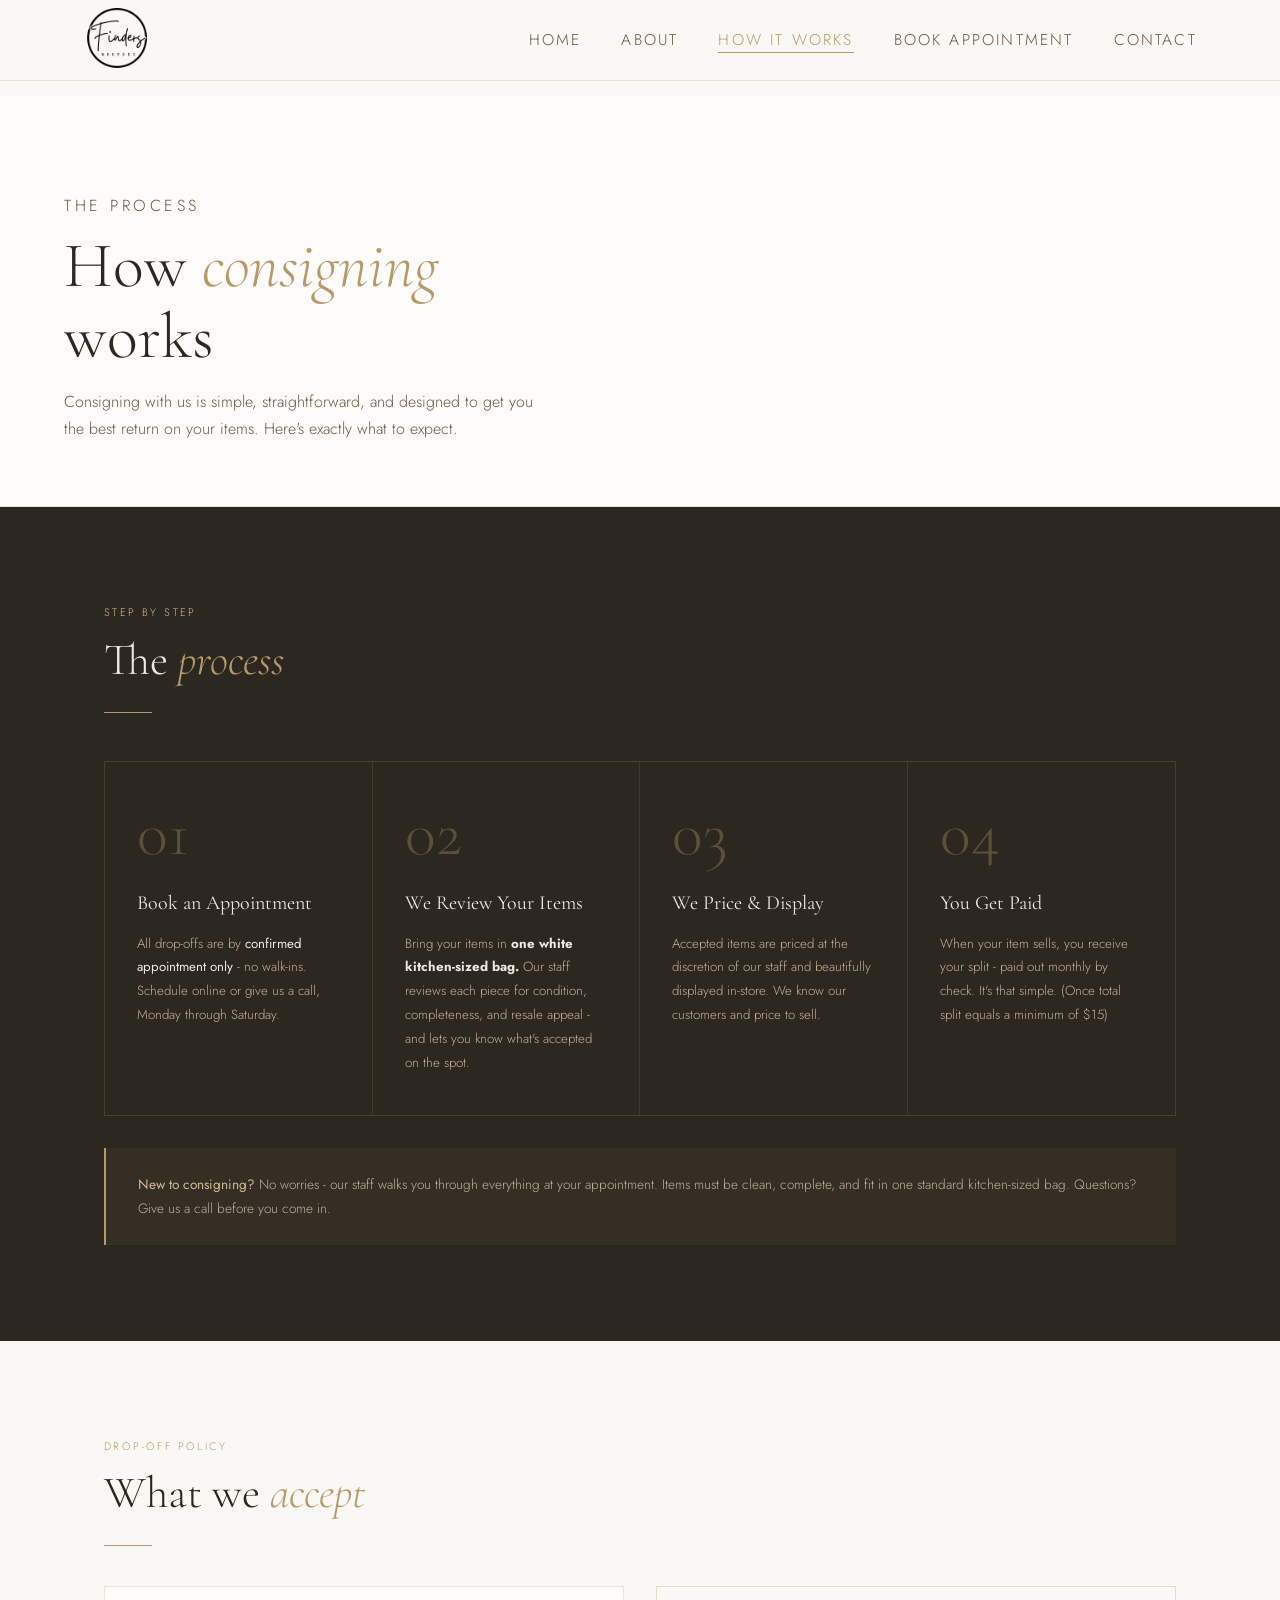
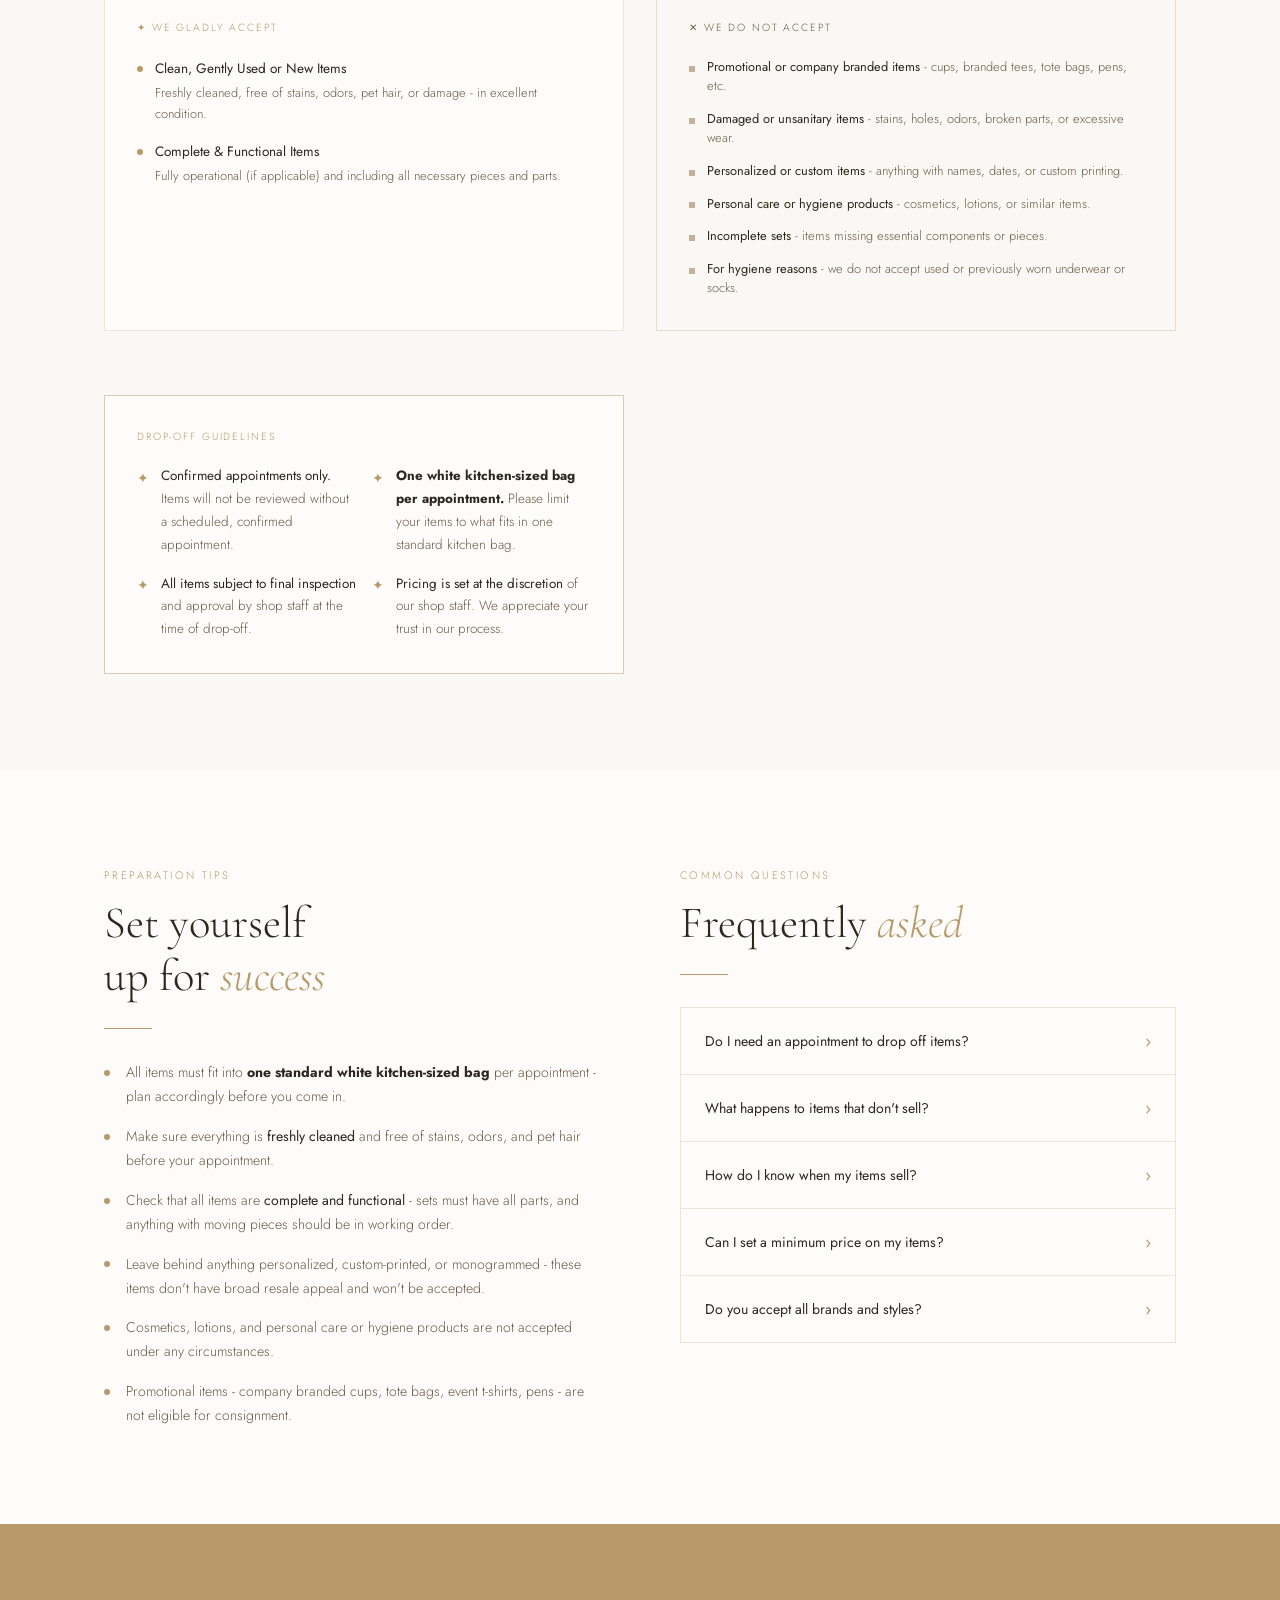
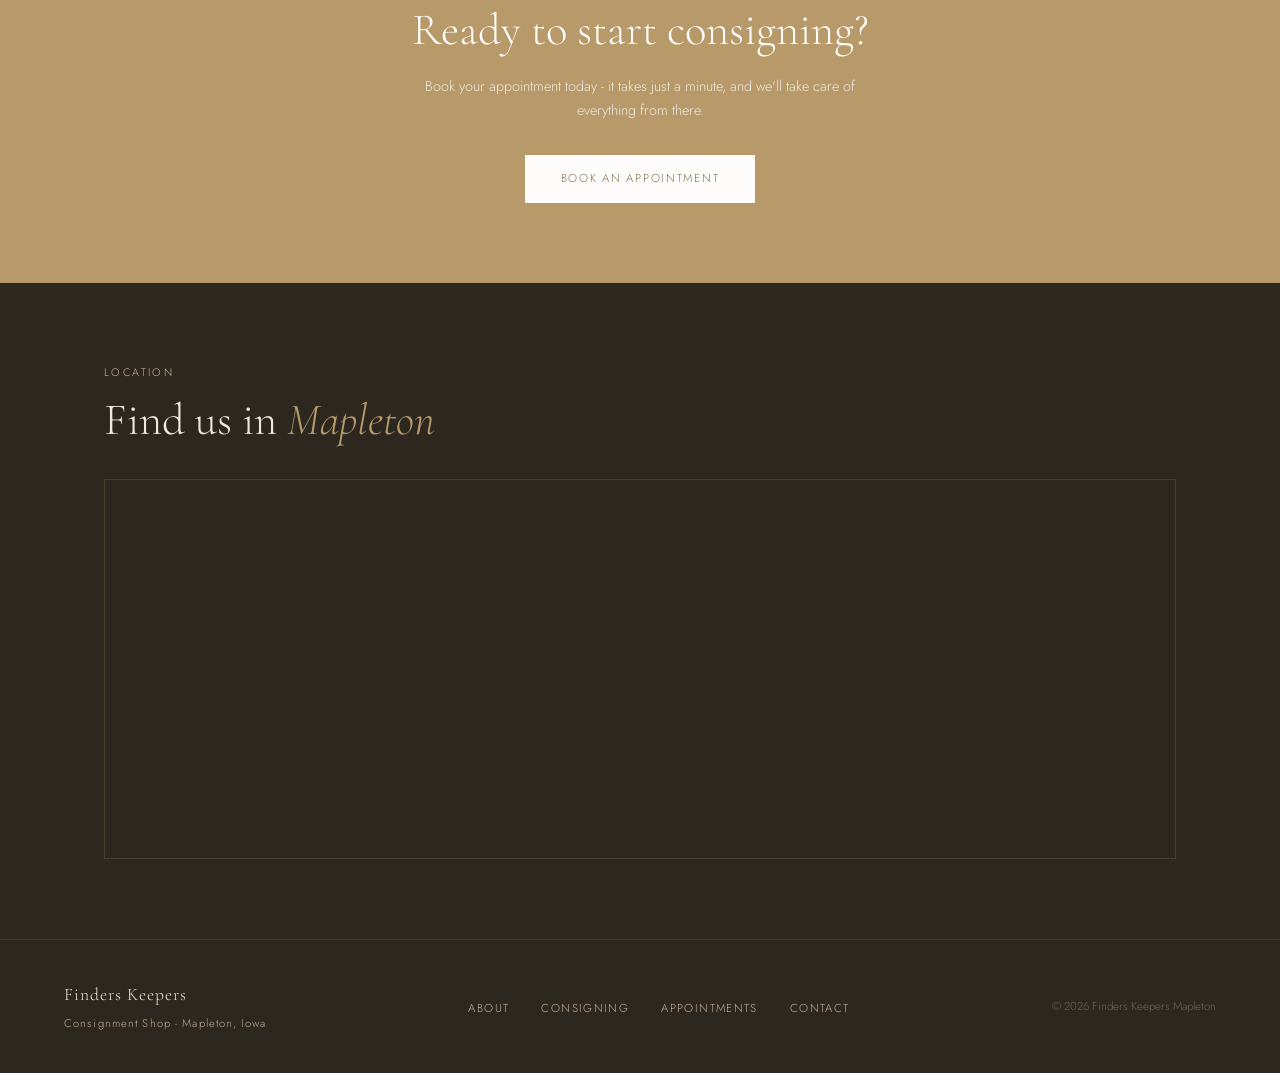
<file: consigning.html>
<!DOCTYPE html>
<html lang="en">
<head>
<meta charset="UTF-8" />
<meta name="viewport" content="width=device-width, initial-scale=1.0" />
<title>How Consigning Works - Finders Keepers Mapleton</title>
<meta name="description" content="Learn how consigning works at Finders Keepers Mapleton - book an appointment, drop off your items, and get paid when they sell." />
<link rel="icon" href="data:image/svg+xml,<svg xmlns='http://www.w3.org/2000/svg' viewBox='0 0 100 100'><text y='.9em' font-size='90'>🛍️</text></svg>">
<link rel="stylesheet" href="css/style.css" />
<style>
  .page-hero {
    background: var(--warm-white);
    padding: 6rem 4rem 4rem;
    border-bottom: 1px solid var(--border);
  }

  .page-hero-inner {
    max-width: 1200px;
    margin: 0 auto;
  }

  .page-hero h1 {
    font-family: 'Cormorant Garamond', serif;
    font-size: clamp(3rem, 5vw, 5rem);
    font-weight: 300;
    color: var(--charcoal);
    line-height: 1.1;
    margin-bottom: 1rem;
  }

  .page-hero h1 em { font-style: italic; color: var(--gold); }

  .page-hero p {
    font-size: 1rem;
    color: var(--brown-mid);
    max-width: 480px;
  }

  /* ── STEPS ── */
  .steps-section {
    background: var(--charcoal);
  }

  .steps-section .section-title { color: #EDE8E0; }

  .steps-grid {
    display: grid;
    grid-template-columns: repeat(4, 1fr);
    gap: 0;
    margin-top: 3rem;
    border: 1px solid rgba(184,154,106,0.2);
  }

  .step-col {
    padding: 2.5rem 2rem;
    border-right: 1px solid rgba(184,154,106,0.15);
    transition: background 0.25s ease;
  }

  .step-col:hover { background: rgba(184,154,106,0.06); }

  .step-col:last-child { border-right: none; }

  .step-num-big {
    font-family: 'Cormorant Garamond', serif;
    font-size: 4rem;
    font-weight: 300;
    color: var(--gold);
    opacity: 0.35;
    line-height: 1;
    margin-bottom: 1.25rem;
  }

  .step-col h3 {
    font-family: 'Cormorant Garamond', serif;
    font-size: 1.25rem;
    font-weight: 400;
    color: #EDE8E0;
    margin-bottom: 0.75rem;
  }

  .step-col p {
    font-size: 0.83rem;
    color: var(--brown-light);
    line-height: 1.8;
  }

  .step-note {
    margin-top: 2rem;
    padding: 1.5rem 2rem;
    border-left: 2px solid var(--gold);
    background: rgba(184,154,106,0.05);
  }

  .step-note p {
    font-size: 0.85rem;
    color: var(--brown-light);
    line-height: 1.8;
  }

  .step-note strong {
    color: var(--gold-light);
    font-weight: 400;
  }

  /* ── TERMS ── */
  .terms-section {
    background: var(--cream);
  }

  .terms-grid {
    display: grid;
    grid-template-columns: repeat(3, 1fr);
    gap: 1.5rem;
    margin-top: 2.5rem;
  }

  .term-card {
    padding: 2rem;
    border: 1px solid var(--border);
    background: var(--warm-white);
    transition: transform 0.25s ease, box-shadow 0.25s ease, border-color 0.25s ease;
  }

  .term-card:hover {
    transform: translateY(-2px);
    box-shadow: 0 8px 24px rgba(44, 40, 32, 0.07);
    border-color: var(--border-strong);
  }

  .term-card h4 {
    font-size: 0.68rem;
    letter-spacing: 0.16em;
    text-transform: uppercase;
    color: var(--gold);
    margin-bottom: 0.75rem;
  }

  .term-card .term-value {
    font-family: 'Cormorant Garamond', serif;
    font-size: 2rem;
    font-weight: 300;
    color: var(--charcoal);
    margin-bottom: 0.4rem;
  }

  .term-card p {
    font-size: 0.82rem;
    color: var(--brown-mid);
    line-height: 1.7;
  }

  /* ── TIPS ── */
  .tips-section {
    background: var(--warm-white);
  }

  .tips-section .section-inner {
    display: grid;
    grid-template-columns: 1fr 1fr;
    gap: 5rem;
    align-items: start;
  }

  .tips-list {
    display: flex;
    flex-direction: column;
    gap: 1rem;
    margin-top: 1rem;
  }

  .tip-item {
    display: flex;
    gap: 1rem;
    align-items: flex-start;
  }

  .tip-dot {
    width: 6px;
    height: 6px;
    border-radius: 50%;
    background: var(--gold);
    margin-top: 0.55rem;
    flex-shrink: 0;
  }

  .tip-item p {
    font-size: 0.88rem;
    color: var(--brown-mid);
    line-height: 1.7;
  }

  .faq-list {
    display: flex;
    flex-direction: column;
    gap: 0;
    margin-top: 1rem;
    border: 1px solid var(--border);
  }

  .faq-item {
    border-bottom: 1px solid var(--border);
    overflow: hidden;
  }

  .faq-item:last-child { border-bottom: none; }

  .faq-q {
    width: 100%;
    background: none;
    border: none;
    padding: 1.25rem 1.5rem;
    text-align: left;
    cursor: pointer;
    display: flex;
    justify-content: space-between;
    align-items: center;
    font-family: 'Jost', sans-serif;
    font-size: 0.88rem;
    font-weight: 400;
    color: var(--charcoal);
    transition: background 0.2s ease;
  }

  .faq-q:hover { background: var(--cream); }

  .faq-arrow {
    color: var(--gold);
    font-size: 1.1rem;
    transition: transform 0.2s;
    flex-shrink: 0;
  }

  .faq-item.open .faq-arrow { transform: rotate(90deg); }

  .faq-a {
    max-height: 0;
    overflow: hidden;
    transition: max-height 0.3s ease;
  }

  .faq-item.open .faq-a { max-height: 200px; }

  .faq-a-inner {
    padding: 0 1.5rem 1.25rem;
    font-size: 0.85rem;
    color: var(--brown-mid);
    line-height: 1.8;
  }

  /* ── CTA ── */
  .consign-cta {
    background: var(--gold);
    text-align: center;
    padding: 5rem 4rem;
  }

  .consign-cta h2 {
    font-family: 'Cormorant Garamond', serif;
    font-size: clamp(2rem, 3.5vw, 3rem);
    font-weight: 300;
    color: var(--warm-white);
    margin-bottom: 1rem;
    line-height: 1.2;
  }

  .consign-cta p {
    font-size: 0.9rem;
    color: rgba(253,252,250,0.8);
    max-width: 440px;
    margin: 0 auto 2rem;
  }

  .btn-white {
    display: inline-block;
    padding: 0.9rem 2.25rem;
    background: var(--warm-white);
    color: var(--gold-dark);
    font-family: 'Jost', sans-serif;
    font-size: 0.72rem;
    letter-spacing: 0.15em;
    text-transform: uppercase;
    text-decoration: none;
    border: none;
    cursor: pointer;
    transition: background 0.2s;
  }

  .btn-white:hover { background: var(--cream); }

  /* ── MAP ── */
  .map-section { background: var(--charcoal); }
  .map-inner { max-width: 1200px; margin: 0 auto; padding: 5rem 4rem; }
  .map-embed {
    width: 100%;
    height: 380px;
    border: 1px solid rgba(184,154,106,0.2);
    margin-top: 2rem;
    position: relative;
    overflow: hidden;
  }

  @media (max-width: 900px) {
    .page-hero { padding: 5rem 1.5rem 3rem; }
    .steps-grid { grid-template-columns: 1fr 1fr; }
    .step-col { border-right: none; border-bottom: 1px solid rgba(184,154,106,0.15); }
    .step-col:last-child { border-bottom: none; }
    .terms-grid { grid-template-columns: 1fr !important; }
    .tips-section .section-inner { grid-template-columns: 1fr; gap: 2.5rem; }
    .consign-cta { padding: 4rem 1.5rem; }
    .map-inner { padding: 3rem 1.5rem; }
  }

  @media (max-width: 600px) {
    .steps-grid { grid-template-columns: 1fr; }
    .page-hero { padding: 3.5rem 1.25rem 2rem; }
    .consign-cta { padding: 3rem 1.25rem; }
    .map-inner { padding: 2rem 1.25rem; }
    .map-embed { height: 240px; }
    .faq-item.open .faq-a { max-height: 400px; }
    .faq-q { padding: 1rem 1.25rem; font-size: 0.84rem; }
    .guidelines-grid { grid-template-columns: 1fr !important; }
  }
</style>
</head>
<body>

<nav>
  <a href="index.html" class="nav-logo"><img src="images/logo.png" alt="Finders Keepers Mapleton" /></a>
  <button class="hamburger" aria-label="Menu">
    <span></span><span></span><span></span>
  </button>
  <ul class="nav-links">
    <li><a href="index.html">Home</a></li>
    <li><a href="about.html">About</a></li>
    <li><a href="consigning.html">How It Works</a></li>
    <li><a href="appointment.html">Book Appointment</a></li>
    <li><a href="contact.html">Contact</a></li>
  </ul>
</nav>

<div class="page-wrap">

  <div class="page-hero">
    <div class="page-hero-inner">
      <p class="section-label">The Process</p>
      <h1>How <em>consigning</em><br>works</h1>
      <p>Consigning with us is simple, straightforward, and designed to get you the best return on your items. Here's exactly what to expect.</p>
    </div>
  </div>

  <!-- STEPS -->
  <section class="steps-section">
    <div class="section-inner">
      <p class="section-label" style="color:var(--gold-light);">Step by Step</p>
      <h2 class="section-title">The <em>process</em></h2>
      <div class="divider"></div>

      <div class="steps-grid">
        <div class="step-col">
          <div class="step-num-big">01</div>
          <h3>Book an Appointment</h3>
          <p>All drop-offs are by <strong style="font-weight:400; color:#EDE8E0;">confirmed appointment only</strong> - no walk-ins. Schedule online or give us a call, Monday through Saturday.</p>
        </div>
        <div class="step-col">
          <div class="step-num-big">02</div>
          <h3>We Review Your Items</h3>
          <p>Bring your items in <strong style="color:#EDE8E0;">one white kitchen-sized bag.</strong> Our staff reviews each piece for condition, completeness, and resale appeal - and lets you know what's accepted on the spot.</p>
        </div>
        <div class="step-col">
          <div class="step-num-big">03</div>
          <h3>We Price &amp; Display</h3>
          <p>Accepted items are priced at the discretion of our staff and beautifully displayed in-store. We know our customers and price to sell.</p>
        </div>
        <div class="step-col">
          <div class="step-num-big">04</div>
          <h3>You Get Paid</h3>
          <p>When your item sells, you receive your split - paid out monthly by check. It's that simple. (Once total split equals a minimum of $15)</p>
        </div>
      </div>

      <div class="step-note">
        <p><strong>New to consigning?</strong> No worries - our staff walks you through everything at your appointment. Items must be clean, complete, and fit in one standard kitchen-sized bag. Questions? Give us a call before you come in.</p>
      </div>
    </div>
  </section>

  <!-- POLICY -->
  <section class="terms-section">
    <div class="section-inner">
      <p class="section-label">Drop-Off Policy</p>
      <h2 class="section-title">What we <em>accept</em></h2>
      <div class="divider"></div>

      <div class="terms-grid" style="grid-template-columns: 1fr 1fr; gap: 2rem;">

        <!-- ACCEPTED -->
        <div style="border: 1px solid var(--border); background: var(--warm-white); padding: 2rem;">
          <div style="font-size:0.65rem; letter-spacing:0.18em; text-transform:uppercase; color:var(--gold); margin-bottom:1.25rem;">✦ We Gladly Accept</div>
          <div style="display:flex; flex-direction:column; gap:1rem;">
            <div style="display:flex; gap:0.75rem; align-items:flex-start;">
              <div style="width:6px; height:6px; border-radius:50%; background:var(--gold); margin-top:0.55rem; flex-shrink:0;"></div>
              <div>
                <div style="font-size:0.85rem; font-weight:400; color:var(--charcoal); margin-bottom:0.2rem;">Clean, Gently Used or New Items</div>
                <div style="font-size:0.8rem; color:var(--brown-mid); line-height:1.6;">Freshly cleaned, free of stains, odors, pet hair, or damage - in excellent condition.</div>
              </div>
            </div>
            <div style="display:flex; gap:0.75rem; align-items:flex-start;">
              <div style="width:6px; height:6px; border-radius:50%; background:var(--gold); margin-top:0.55rem; flex-shrink:0;"></div>
              <div>
                <div style="font-size:0.85rem; font-weight:400; color:var(--charcoal); margin-bottom:0.2rem;">Complete &amp; Functional Items</div>
                <div style="font-size:0.8rem; color:var(--brown-mid); line-height:1.6;">Fully operational (if applicable) and including all necessary pieces and parts.</div>
              </div>
            </div>
          </div>
        </div>

        <!-- NOT ACCEPTED -->
        <div style="border: 1px solid rgba(184,154,106,0.3); background: var(--cream); padding: 2rem;">
          <div style="font-size:0.65rem; letter-spacing:0.18em; text-transform:uppercase; color:var(--brown-mid); margin-bottom:1.25rem;">✕ We Do Not Accept</div>
          <div style="display:flex; flex-direction:column; gap:0.85rem;">
            <div style="display:flex; gap:0.75rem; align-items:flex-start;">
              <div style="width:6px; height:6px; background:var(--brown-light); margin-top:0.55rem; flex-shrink:0;"></div>
              <div style="font-size:0.8rem; color:var(--brown-mid); line-height:1.5;"><span style="color:var(--charcoal); font-weight:400;">Promotional or company branded items</span> - cups, branded tees, tote bags, pens, etc.</div>
            </div>
            <div style="display:flex; gap:0.75rem; align-items:flex-start;">
              <div style="width:6px; height:6px; background:var(--brown-light); margin-top:0.55rem; flex-shrink:0;"></div>
              <div style="font-size:0.8rem; color:var(--brown-mid); line-height:1.5;"><span style="color:var(--charcoal); font-weight:400;">Damaged or unsanitary items</span> - stains, holes, odors, broken parts, or excessive wear.</div>
            </div>
            <div style="display:flex; gap:0.75rem; align-items:flex-start;">
              <div style="width:6px; height:6px; background:var(--brown-light); margin-top:0.55rem; flex-shrink:0;"></div>
              <div style="font-size:0.8rem; color:var(--brown-mid); line-height:1.5;"><span style="color:var(--charcoal); font-weight:400;">Personalized or custom items</span> - anything with names, dates, or custom printing.</div>
            </div>
            <div style="display:flex; gap:0.75rem; align-items:flex-start;">
              <div style="width:6px; height:6px; background:var(--brown-light); margin-top:0.55rem; flex-shrink:0;"></div>
              <div style="font-size:0.8rem; color:var(--brown-mid); line-height:1.5;"><span style="color:var(--charcoal); font-weight:400;">Personal care or hygiene products</span> - cosmetics, lotions, or similar items.</div>
            </div>
            <div style="display:flex; gap:0.75rem; align-items:flex-start;">
              <div style="width:6px; height:6px; background:var(--brown-light); margin-top:0.55rem; flex-shrink:0;"></div>
              <div style="font-size:0.8rem; color:var(--brown-mid); line-height:1.5;"><span style="color:var(--charcoal); font-weight:400;">Incomplete sets</span> - items missing essential components or pieces.</div>
            </div>
            <div style="display:flex; gap:0.75rem; align-items:flex-start;">
              <div style="width:6px; height:6px; background:var(--brown-light); margin-top:0.55rem; flex-shrink:0;"></div>
              <div style="font-size:0.8rem; color:var(--brown-mid); line-height:1.5;"><span style="color:var(--charcoal); font-weight:400;">For hygiene reasons</span> - we do not accept used or previously worn underwear or socks. </span></div>
          </div>
        </div>

      </div>

      <!-- DROP-OFF RULES -->
      <div style="margin-top:2rem; border:1px solid var(--border-strong); background:var(--warm-white); padding:2rem;">
        <div style="font-size:0.65rem; letter-spacing:0.18em; text-transform:uppercase; color:var(--gold); margin-bottom:1.25rem;">Drop-Off Guidelines</div>
        <div class="guidelines-grid" style="display:grid; grid-template-columns:1fr 1fr; gap:1rem;">
          <div style="display:flex; gap:0.75rem; align-items:flex-start;">
            <div style="color:var(--gold); font-size:0.85rem; margin-top:0.1rem; flex-shrink:0;">✦</div>
            <p style="font-size:0.84rem; color:var(--brown-mid); line-height:1.7; margin:0;"><strong style="color:var(--charcoal); font-weight:400;">Confirmed appointments only.</strong> Items will not be reviewed without a scheduled, confirmed appointment.</p>
          </div>
          <div style="display:flex; gap:0.75rem; align-items:flex-start;">
            <div style="color:var(--gold); font-size:0.85rem; margin-top:0.1rem; flex-shrink:0;">✦</div>
            <p style="font-size:0.84rem; color:var(--brown-mid); line-height:1.7; margin:0;"><strong style="color:var(--charcoal);">One white kitchen-sized bag per appointment.</strong> Please limit your items to what fits in one standard kitchen bag.</p>
          </div>
          <div style="display:flex; gap:0.75rem; align-items:flex-start;">
            <div style="color:var(--gold); font-size:0.85rem; margin-top:0.1rem; flex-shrink:0;">✦</div>
            <p style="font-size:0.84rem; color:var(--brown-mid); line-height:1.7; margin:0;"><strong style="color:var(--charcoal); font-weight:400;">All items subject to final inspection</strong> and approval by shop staff at the time of drop-off.</p>
          </div>
          <div style="display:flex; gap:0.75rem; align-items:flex-start;">
            <div style="color:var(--gold); font-size:0.85rem; margin-top:0.1rem; flex-shrink:0;">✦</div>
            <p style="font-size:0.84rem; color:var(--brown-mid); line-height:1.7; margin:0;"><strong style="color:var(--charcoal); font-weight:400;">Pricing is set at the discretion</strong> of our shop staff. We appreciate your trust in our process.</p>
          </div>
        </div>
      </div>

    </div>
  </section>

  <!-- TIPS + FAQ -->
  <section class="tips-section">
    <div class="section-inner">
      <div>
        <p class="section-label">Preparation Tips</p>
        <h2 class="section-title">Set yourself<br>up for <em>success</em></h2>
        <div class="divider"></div>
        <div class="tips-list">
              <div class="tip-item">
                <div class="tip-dot"></div>
                <p>All items must fit into <strong style="color:var(--charcoal);">one standard white kitchen-sized bag</strong> per appointment - plan accordingly before you come in.</p>
              </div>
              <div class="tip-item">
                <div class="tip-dot"></div>
                <p>Make sure everything is <strong style="font-weight:400; color:var(--charcoal);">freshly cleaned</strong> and free of stains, odors, and pet hair before your appointment.</p>
              </div>
              <div class="tip-item">
                <div class="tip-dot"></div>
                <p>Check that all items are <strong style="font-weight:400; color:var(--charcoal);">complete and functional</strong> - sets must have all parts, and anything with moving pieces should be in working order.</p>
              </div>
              <div class="tip-item">
                <div class="tip-dot"></div>
                <p>Leave behind anything personalized, custom-printed, or monogrammed - these items don't have broad resale appeal and won't be accepted.</p>
              </div>
              <div class="tip-item">
                <div class="tip-dot"></div>
                <p>Cosmetics, lotions, and personal care or hygiene products are not accepted under any circumstances.</p>
              </div>
              <div class="tip-item">
                <div class="tip-dot"></div>
                <p>Promotional items - company branded cups, tote bags, event t-shirts, pens - are not eligible for consignment.</p>
              </div>
            </div>
      </div>

      <div>
        <p class="section-label">Common Questions</p>
        <h2 class="section-title">Frequently <em>asked</em></h2>
        <div class="divider"></div>
        <div class="faq-list">
          <div class="faq-item">
            <button class="faq-q" onclick="toggleFaq(this)">
              Do I need an appointment to drop off items?
              <span class="faq-arrow">›</span>
            </button>
            <div class="faq-a">
              <div class="faq-a-inner">Yes - all consignment drop-offs are by appointment only. This ensures we have enough time to properly review your items and give you our full attention. Walk-in shopping is always welcome though!</div>
            </div>
          </div>
          <div class="faq-item">
            <button class="faq-q" onclick="toggleFaq(this)">
              What happens to items that don't sell?
              <span class="faq-arrow">›</span>
            </button>
            <div class="faq-a">
              <div class="faq-a-inner">After the 90-day consignment period, the unsold consigned items become the property of Finders Keepers. Items may be disposed or donated to a local charity at the discression of Finders Keepers.</div>
            </div>
          </div>
          <div class="faq-item">
            <button class="faq-q" onclick="toggleFaq(this)">
              How do I know when my items sell?
              <span class="faq-arrow">›</span>
            </button>
            <div class="faq-a">
              <div class="faq-a-inner">We track all sales, and Finders Keepers will be entitled to a commission of 50% of selling price. Finders Keepers shall deduct the specified commission and will issue a check once a month if the total amount is over $15.</div>
            </div>
          </div>
          <div class="faq-item">
            <button class="faq-q" onclick="toggleFaq(this)">
              Can I set a minimum price on my items?
              <span class="faq-arrow">›</span>
            </button>
            <div class="faq-a">
              <div class="faq-a-inner">We handle all pricing to keep things consistent and competitive, but if you have specific items you'd like to discuss pricing on, bring it up at your appointment and we'll work with you.</div>
            </div>
          </div>
          <div class="faq-item">
            <button class="faq-q" onclick="toggleFaq(this)">
              Do you accept all brands and styles?
              <span class="faq-arrow">›</span>
            </button>
            <div class="faq-a">
              <div class="faq-a-inner">We accept items based on quality and condition, not just brand name. We do love a great label, but if an item is in excellent shape and well-made, we're interested regardless of the brand.</div>
            </div>
          </div>
        </div>
      </div>
    </div>
  </section>

  <!-- CTA -->
  <div class="consign-cta">
    <h2>Ready to start consigning?</h2>
    <p>Book your appointment today - it takes just a minute, and we'll take care of everything from there.</p>
    <a href="appointment.html" class="btn-white">Book an Appointment</a>
  </div>

  <!-- MAP -->
  <section class="map-section">
    <div class="map-inner">
      <p class="section-label" style="color:var(--gold-light);">Location</p>
      <h2 class="section-title" style="color:#EDE8E0;">Find us in <em>Mapleton</em></h2>
      <div class="map-embed">
        <iframe
          src="https://www.google.com/maps/embed?pb=!1m18!1m12!1m3!1d2962!2d-95.7930656!3d42.1666277!2m3!1f0!2f0!3f0!3m2!1i1024!2i768!4f13.1!3m3!1m2!1s0x8792616080808529%3A0x8f4561260641b2c!2sFinders%20Keepers%20Consignment!5e0!3m2!1sen!2sus!4v1711900000000!5m2!1sen!2sus"
          style="position:absolute; inset:0; width:100%; height:100%; border:0;"
          allowfullscreen=""
          loading="lazy"
          referrerpolicy="no-referrer-when-downgrade">
        </iframe>
      </div>
    </div>
  </section>

</div>

<footer>
  <div>
    <div class="footer-logo">Finders Keepers</div>
    <div class="footer-tagline">Consignment Shop - Mapleton, Iowa</div>
  </div>
  <ul class="footer-links">
    <li><a href="about.html">About</a></li>
    <li><a href="consigning.html">Consigning</a></li>
    <li><a href="appointment.html">Appointments</a></li>
    <li><a href="contact.html">Contact</a></li>
  </ul>
  <div class="footer-copy">&copy; 2026 Finders Keepers Mapleton</div>
</footer>

<script src="js/nav.js"></script>
<script>
  function toggleFaq(btn) {
    var item = btn.closest('.faq-item');
    item.classList.toggle('open');
  }
</script>
</body>
</html>
</file>
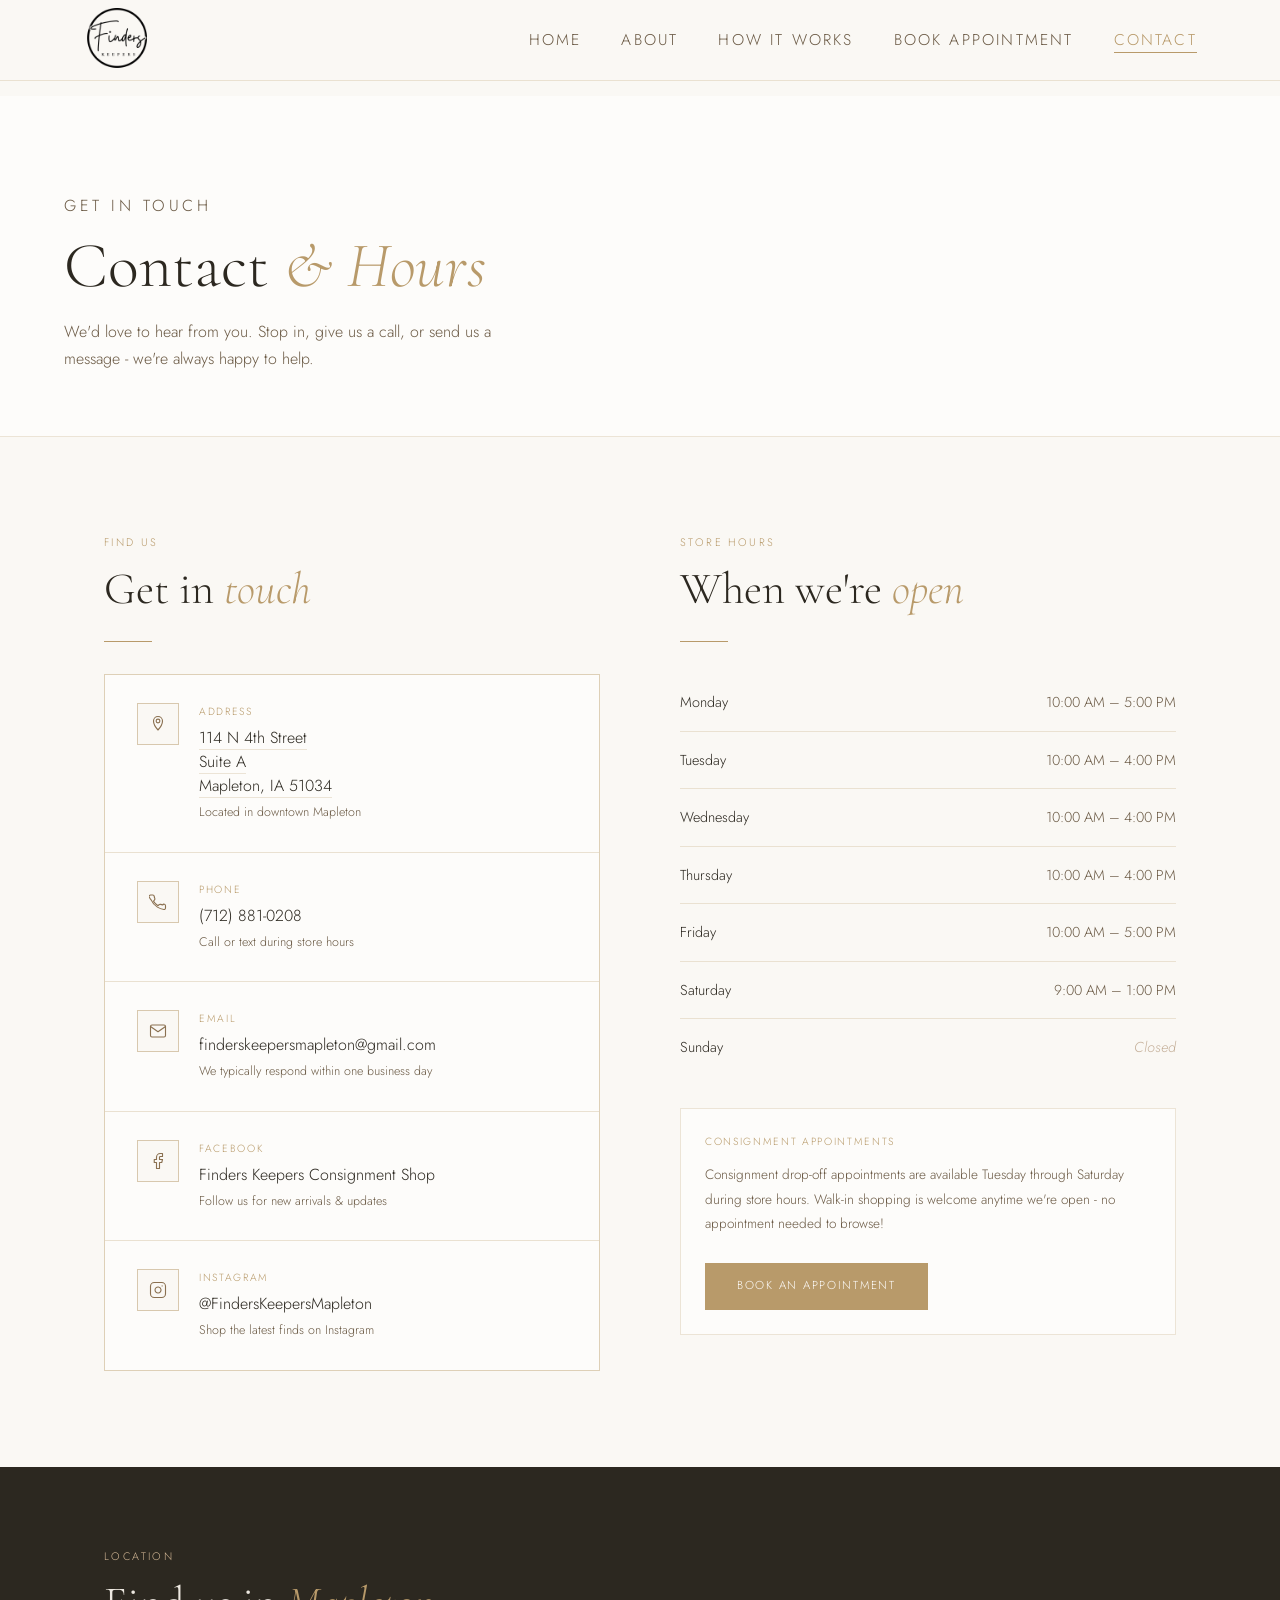
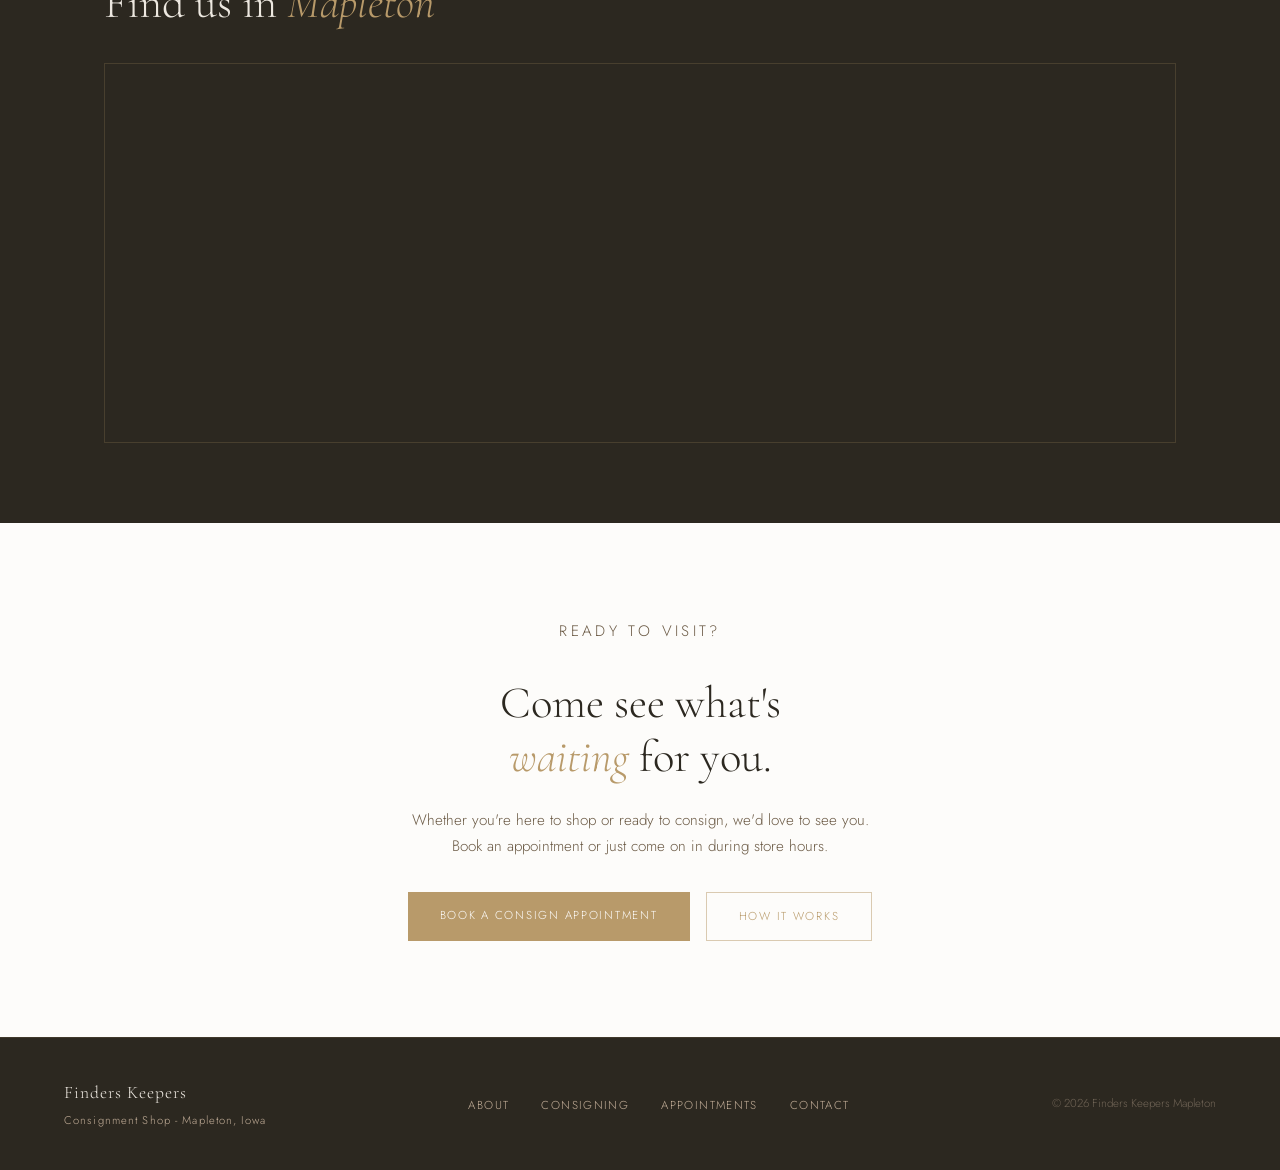
<file: contact.html>
<!DOCTYPE html>
<html lang="en">
<head>
<meta charset="UTF-8" />
<meta name="viewport" content="width=device-width, initial-scale=1.0" />
<title>Contact & Hours - Finders Keepers Mapleton</title>
<meta name="description" content="Find Finders Keepers Mapleton at 114 N 4th Street, Suite A. Call (712) 881-0208 or email us - we'd love to hear from you." />
<link rel="icon" href="data:image/svg+xml,<svg xmlns='http://www.w3.org/2000/svg' viewBox='0 0 100 100'><text y='.9em' font-size='90'>🛍️</text></svg>">
<link rel="stylesheet" href="css/style.css" />
<style>
  .page-hero {
    background: var(--warm-white);
    padding: 6rem 4rem 4rem;
    border-bottom: 1px solid var(--border);
  }

  .page-hero-inner {
    max-width: 1200px;
    margin: 0 auto;
  }

  .page-hero h1 {
    font-family: 'Cormorant Garamond', serif;
    font-size: clamp(3rem, 5vw, 5rem);
    font-weight: 300;
    color: var(--charcoal);
    line-height: 1.1;
    margin-bottom: 1rem;
  }

  .page-hero h1 em { font-style: italic; color: var(--gold); }

  .page-hero p {
    font-size: 1rem;
    color: var(--brown-mid);
    max-width: 480px;
  }

  /* ── CONTACT GRID ── */
  .contact-section {
    background: var(--cream);
  }

  .contact-section .section-inner {
    display: grid;
    grid-template-columns: 1fr 1fr;
    gap: 5rem;
    align-items: start;
  }

  /* ── CONTACT CARDS ── */
  .contact-cards {
    display: flex;
    flex-direction: column;
    gap: 1px;
    background: var(--border);
    border: 1px solid var(--border);
    margin-top: 1.5rem;
  }

  .contact-card {
    background: var(--warm-white);
    padding: 1.75rem 2rem;
    display: flex;
    gap: 1.25rem;
    align-items: flex-start;
    transition: background 0.2s ease;
  }

  .contact-card:hover { background: var(--cream); }

  .card-icon-wrap {
    width: 42px;
    height: 42px;
    background: var(--cream);
    border: 1px solid var(--border-strong);
    display: flex;
    align-items: center;
    justify-content: center;
    flex-shrink: 0;
    font-size: 1.1rem;
  }

  .card-label {
    font-size: 0.65rem;
    letter-spacing: 0.16em;
    text-transform: uppercase;
    color: var(--gold);
    margin-bottom: 0.35rem;
  }

  .card-value {
    font-size: 1rem;
    color: var(--charcoal);
    line-height: 1.5;
    overflow-wrap: break-word;
    word-break: break-word;
  }

  .card-value a {
    color: var(--charcoal);
    text-decoration: none;
    transition: color 0.2s;
  }

  .card-value a:hover { color: var(--gold); }

  .card-note {
    font-size: 0.78rem;
    color: var(--brown-mid);
    margin-top: 0.25rem;
  }

  /* ── HOURS ── */
  .hours-table {
    width: 100%;
    border-collapse: collapse;
    margin-top: 1.5rem;
  }

  .hours-table tr {
    border-bottom: 1px solid var(--border);
    transition: background 0.2s ease;
  }

  .hours-table tr:hover { background: rgba(184,154,106,0.06); }

  .hours-table tr:last-child { border-bottom: none; }

  .hours-table td {
    padding: 1rem 0;
    font-size: 0.9rem;
    color: var(--charcoal);
  }

  .hours-table td:last-child {
    text-align: right;
    color: var(--brown-mid);
  }

  .hours-table .closed td:last-child {
    color: var(--brown-light);
    font-style: italic;
  }

  /* ── MAP PLACEHOLDER ── */
  .map-section {
    background: var(--charcoal);
  }

  .map-inner {
    max-width: 1200px;
    margin: 0 auto;
    padding: 5rem 4rem;
  }

  .map-embed {
    width: 100%;
    height: 380px;
    border: 1px solid rgba(184,154,106,0.2);
    margin-top: 2rem;
    position: relative;
    overflow: hidden;
  }

  /* ── CTA ── */
  .contact-cta {
    background: var(--warm-white);
    text-align: center;
    padding: 6rem 4rem;
  }

  .contact-cta p {
    font-size: 0.95rem;
    color: var(--brown-mid);
    max-width: 460px;
    margin: 0 auto 2rem;
  }

  .btn-group { display: flex; gap: 1rem; justify-content: center; flex-wrap: wrap; }

  @media (max-width: 900px) {
    .page-hero { padding: 5rem 1.5rem 3rem; }
    .contact-section .section-inner { grid-template-columns: 1fr; gap: 3rem; }
    .map-inner { padding: 3rem 1.5rem; }
    .contact-cta { padding: 4rem 1.5rem; }
  }

  @media (max-width: 600px) {
    .page-hero { padding: 3.5rem 1.25rem 2rem; }
    .contact-cta { padding: 2.5rem 1.25rem; }
    .map-inner { padding: 2rem 1.25rem; }
    .map-embed { height: 240px; }
  }
</style>
</head>
<body>

<nav>
  <a href="index.html" class="nav-logo"><img src="images/logo.png" alt="Finders Keepers Mapleton" /></a>
  <button class="hamburger" aria-label="Menu">
    <span></span><span></span><span></span>
  </button>
  <ul class="nav-links">
    <li><a href="index.html">Home</a></li>
    <li><a href="about.html">About</a></li>
    <li><a href="consigning.html">How It Works</a></li>
    <li><a href="appointment.html">Book Appointment</a></li>
    <li><a href="contact.html">Contact</a></li>
  </ul>
</nav>

<div class="page-wrap">

  <div class="page-hero">
    <div class="page-hero-inner">
      <p class="section-label">Get in Touch</p>
      <h1>Contact <em>&amp; Hours</em></h1>
      <p>We'd love to hear from you. Stop in, give us a call, or send us a message - we're always happy to help.</p>
    </div>
  </div>

  <!-- CONTACT + HOURS -->
  <section class="contact-section">
    <div class="section-inner">

      <div>
        <p class="section-label">Find Us</p>
        <h2 class="section-title">Get in <em>touch</em></h2>
        <div class="divider"></div>

        <div class="contact-cards">
          <div class="contact-card">
            <div class="card-icon-wrap">
              <svg width="18" height="18" viewBox="0 0 24 24" fill="none" stroke="currentColor" stroke-width="1.5" stroke-linecap="round" stroke-linejoin="round" style="color:var(--gold-dark)"><path d="M12 2C8.686 2 6 4.686 6 8c0 5.5 6 12 6 12s6-6.5 6-12c0-3.314-2.686-6-6-6z"/><circle cx="12" cy="8" r="2.5"/></svg>
            </div>
            <div>
              <div class="card-label">Address</div>
              <div class="card-value"><a href="https://maps.google.com/?q=114+N+4th+Street+Suite+A+Mapleton+IA+51034" target="_blank" rel="noopener noreferrer" style="color:inherit; text-decoration:none; border-bottom:1px solid var(--border);">114 N 4th Street <br>Suite A<br>Mapleton, IA 51034</a></div>
              <div class="card-note">Located in downtown Mapleton</div>
            </div>
          </div>

          <div class="contact-card">
            <div class="card-icon-wrap">
              <svg width="18" height="18" viewBox="0 0 24 24" fill="none" stroke="currentColor" stroke-width="1.5" stroke-linecap="round" stroke-linejoin="round" style="color:var(--gold-dark)"><path d="M22 16.92v3a2 2 0 01-2.18 2 19.79 19.79 0 01-8.63-3.07A19.5 19.5 0 013.07 9.5 19.79 19.79 0 01.06 4.84 2 2 0 012 2.7h3a2 2 0 012 1.72 12.84 12.84 0 00.7 2.81 2 2 0 01-.45 2.11L6.09 10.91a16 16 0 006 6l1.27-1.27a2 2 0 012.11-.45 12.84 12.84 0 002.81.7A2 2 0 0122 17z"/></svg>
            </div>
            <div>
              <div class="card-label">Phone</div>
              <div class="card-value"><a href="tel:+17128810208">(712) 881-0208</a></div>
              <div class="card-note">Call or text during store hours</div>
            </div>
          </div>

          <div class="contact-card">
            <div class="card-icon-wrap">
              <svg width="18" height="18" viewBox="0 0 24 24" fill="none" stroke="currentColor" stroke-width="1.5" stroke-linecap="round" stroke-linejoin="round" style="color:var(--gold-dark)"><path d="M4 4h16c1.1 0 2 .9 2 2v12c0 1.1-.9 2-2 2H4c-1.1 0-2-.9-2-2V6c0-1.1.9-2 2-2z"/><polyline points="22,6 12,13 2,6"/></svg>
            </div>
            <div>
              <div class="card-label">Email</div>
              <div class="card-value"><a href="mailto:finderskeepersmapleton@gmail.com">finderskeepersmapleton@gmail.com</a></div>
              <div class="card-note">We typically respond within one business day</div>
            </div>
          </div>

          <div class="contact-card">
            <div class="card-icon-wrap">
              <svg width="18" height="18" viewBox="0 0 24 24" fill="none" stroke="currentColor" stroke-width="1.5" stroke-linecap="round" stroke-linejoin="round" style="color:var(--gold-dark)"><path d="M18 2h-3a5 5 0 00-5 5v3H7v4h3v8h4v-8h3l1-4h-4V7a1 1 0 011-1h3z"/></svg>
            </div>
            <div>
              <div class="card-label">Facebook</div>
              <div class="card-value"><a href="https://www.facebook.com/FindersKeepersMapleton/" target="_blank" rel="noopener noreferrer">Finders Keepers Consignment Shop</a></div>
              <div class="card-note">Follow us for new arrivals &amp; updates</div>
            </div>
          </div>

          <div class="contact-card">
            <div class="card-icon-wrap">
              <svg width="18" height="18" viewBox="0 0 24 24" fill="none" stroke="currentColor" stroke-width="1.5" stroke-linecap="round" stroke-linejoin="round" style="color:var(--gold-dark)"><rect x="2" y="2" width="20" height="20" rx="5" ry="5"/><path d="M16 11.37A4 4 0 1112.63 8 4 4 0 0116 11.37z"/><line x1="17.5" y1="6.5" x2="17.51" y2="6.5"/></svg>
            </div>
            <div>
              <div class="card-label">Instagram</div>
              <div class="card-value"><a href="https://www.instagram.com/finderskeepersmapleton/" target="_blank" rel="noopener noreferrer">@FindersKeepersMapleton</a></div>
              <div class="card-note">Shop the latest finds on Instagram</div>
            </div>
          </div>
        </div>
      </div>

      <div>
        <p class="section-label">Store Hours</p>
        <h2 class="section-title">When we're <em>open</em></h2>
        <div class="divider"></div>

        <table class="hours-table">
          <tr><td>Monday</td><td>10:00 AM – 5:00 PM</td></tr>
          <tr><td>Tuesday</td><td>10:00 AM – 4:00 PM</td></tr>
          <tr><td>Wednesday</td><td>10:00 AM – 4:00 PM</td></tr>
          <tr><td>Thursday</td><td>10:00 AM – 4:00 PM</td></tr>
          <tr><td>Friday</td><td>10:00 AM – 5:00 PM</td></tr>
          <tr><td>Saturday</td><td>9:00 AM – 1:00 PM</td></tr>
          <tr class="closed"><td>Sunday</td><td>Closed</td></tr>
        </table>

        <div style="margin-top:2rem; padding:1.5rem; border:1px solid var(--border); background:var(--warm-white);">
          <p style="font-size:0.65rem; letter-spacing:0.16em; text-transform:uppercase; color:var(--gold); margin-bottom:0.75rem;">Consignment Appointments</p>
          <p style="font-size:0.85rem; color:var(--brown-mid); line-height:1.8;">Consignment drop-off appointments are available Tuesday through Saturday during store hours. Walk-in shopping is welcome anytime we're open - no appointment needed to browse!</p>
          <br />
          <a href="appointment.html" class="btn-primary" style="display:inline-block;">Book an Appointment</a>
        </div>
      </div>

    </div>
  </section>
<!-- MAP PLACEHOLDER -->
<section class="map-section">
  <div class="map-inner">
    <p class="section-label" style="color:var(--gold-light);">Location</p>
    <h2 class="section-title" style="color:#EDE8E0;">Find us in <em>Mapleton</em></h2>
    <div class="map-embed">
      <iframe
        src="https://www.google.com/maps/embed?pb=!1m18!1m12!1m3!1d2962!2d-95.7930656!3d42.1666277!2m3!1f0!2f0!3f0!3m2!1i1024!2i768!4f13.1!3m3!1m2!1s0x8792616080808529%3A0x8f4561260641b2c!2sFinders%20Keepers%20Consignment!5e0!3m2!1sen!2sus!4v1711900000000!5m2!1sen!2sus"
        style="position:absolute; inset:0; width:100%; height:100%; border:0;"
        allowfullscreen=""
        loading="lazy"
        referrerpolicy="no-referrer-when-downgrade">
      </iframe>
    </div>
  </div>
</section>

  <!-- CTA -->
  <section class="contact-cta">
    <p class="section-label">Ready to Visit?</p>
    <h2 class="section-title">Come see what's<br><em>waiting</em> for you.</h2>
    <p>Whether you're here to shop or ready to consign, we'd love to see you. Book an appointment or just come on in during store hours.</p>
    <div class="btn-group">
      <a href="appointment.html" class="btn-primary">Book a Consign Appointment</a>
      <a href="consigning.html" class="btn-secondary">How It Works</a>
    </div>
  </section>

</div>

<footer>
  <div>
    <div class="footer-logo">Finders Keepers</div>
    <div class="footer-tagline">Consignment Shop - Mapleton, Iowa</div>
  </div>
  <ul class="footer-links">
    <li><a href="about.html">About</a></li>
    <li><a href="consigning.html">Consigning</a></li>
    <li><a href="appointment.html">Appointments</a></li>
    <li><a href="contact.html">Contact</a></li>
  </ul>
  <div class="footer-copy">&copy; 2026 Finders Keepers Mapleton</div>
</footer>

<script src="js/nav.js"></script>
</body>
</html>
</file>
<file: css/style.css>
@import url('https://fonts.googleapis.com/css2?family=Cormorant+Garamond:ital,wght@0,300;0,400;0,500;1,300;1,400&family=Jost:wght@300;400;500&display=swap');

*, *::before, *::after { box-sizing: border-box; margin: 0; padding: 0; }

:root {
  --cream: #FAF8F4;
  --warm-white: #FDFCFA;
  --gold: #B89A6A;
  --gold-light: #D4B896;
  --gold-dark: #8A7050;
  --charcoal: #2C2820;
  --brown-mid: #6B5A45;
  --brown-light: #C5B09A;
  --border: rgba(184, 154, 106, 0.25);
  --border-strong: rgba(184, 154, 106, 0.5);
}

html { scroll-behavior: smooth; }

body {
  font-family: 'Jost', sans-serif;
  background: var(--cream);
  color: var(--charcoal);
  font-weight: 300;
  line-height: 1.7;
  -webkit-font-smoothing: antialiased;
  -moz-osx-font-smoothing: grayscale;
}

/* ── ENTRANCE ANIMATIONS ── */
@keyframes fadeUp {
  from { opacity: 0; transform: translateY(16px); }
  to   { opacity: 1; transform: none; }
}

.animate-up {
  opacity: 0;
  transform: translateY(18px);
  transition: opacity 0.65s ease, transform 0.65s ease;
}
.animate-up.is-visible {
  opacity: 1;
  transform: none;
}

/* Hero entrance */
.hero-eyebrow  { animation: fadeUp 0.7s ease 0.15s both; }
.hero-title    { animation: fadeUp 0.7s ease 0.3s  both; }
.hero-subtitle { animation: fadeUp 0.7s ease 0.45s both; }
.hero-cta      { animation: fadeUp 0.7s ease 0.6s  both; }

/* Page-hero entrance */
.page-hero .section-label { animation: fadeUp 0.6s ease 0.1s  both; }
.page-hero h1              { animation: fadeUp 0.7s ease 0.22s both; }
.page-hero > div > p,
.page-hero-inner > p       { animation: fadeUp 0.6s ease 0.38s both; }

/* ── NAV ── */
nav {
  position: fixed;
  top: 0; left: 0; right: 0;
  z-index: 100;
  display: flex;
  align-items: center;
  justify-content: space-between;
  padding: 0.5rem 5.2rem;
  background: rgba(250, 248, 244, 0.97);
  backdrop-filter: blur(12px);
  border-bottom: 1px solid var(--border);
  transition: box-shadow 0.3s ease;
}

nav.nav-scrolled {
  box-shadow: 0 2px 24px rgba(44, 40, 32, 0.09);
}

.nav-logo {
  display: flex;
  align-items: center;
  text-decoration: none;
}

.nav-logo img {
  height: 64px;
  width: auto;
  display: block;
  mix-blend-mode: multiply;
}

.nav-links {
  display: flex;
  gap: 2.5rem;
  list-style: none;
}

.nav-links a {
  font-size: 0.975rem;
  letter-spacing: 0.14em;
  text-transform: uppercase;
  color: var(--brown-mid);
  text-decoration: none;
  transition: color 0.2s;
  position: relative;
}

.nav-links a::after {
  content: '';
  position: absolute;
  bottom: -2px;
  left: 0;
  width: 0;
  height: 1px;
  background: var(--gold);
  transition: width 0.25s ease;
}

.nav-links a:hover::after,
.nav-links a.active::after { width: 100%; }

.nav-links a:hover,
.nav-links a.active { color: var(--gold); }

/* ── SHARED LAYOUT ── */
.page-wrap {
  padding-top: 96px;
  min-height: 100vh;
}

.section-inner {
  max-width: 1200px;
  margin: 0 auto;
  padding: 6rem 4rem;
}

.section-label {
  font-size: 0.68rem;
  letter-spacing: 0.22em;
  text-transform: uppercase;
  color: var(--gold);
  margin-bottom: 0.75rem;
}

.section-title {
  font-family: 'Cormorant Garamond', serif;
  font-size: clamp(2rem, 3.5vw, 3rem);
  font-weight: 300;
  color: var(--charcoal);
  line-height: 1.2;
  margin-bottom: 1.5rem;
}

.section-title em { font-style: italic; color: var(--gold); }

.divider {
  width: 48px;
  height: 1px;
  background: var(--gold);
  margin-bottom: 2rem;
}

/* ── BUTTONS ── */
.btn-primary {
  display: inline-block;
  padding: 0.85rem 2rem;
  background: var(--gold);
  color: var(--warm-white);
  font-family: 'Jost', sans-serif;
  font-size: 0.72rem;
  letter-spacing: 0.15em;
  text-transform: uppercase;
  text-decoration: none;
  border: none;
  cursor: pointer;
  transition: background 0.25s ease, transform 0.2s ease, box-shadow 0.2s ease;
}

.btn-primary:hover {
  background: var(--gold-dark);
  transform: translateY(-1px);
  box-shadow: 0 4px 16px rgba(138, 112, 80, 0.28);
}

.btn-secondary {
  display: inline-block;
  padding: 0.85rem 2rem;
  background: transparent;
  color: var(--gold);
  font-family: 'Jost', sans-serif;
  font-size: 0.72rem;
  letter-spacing: 0.15em;
  text-transform: uppercase;
  text-decoration: none;
  border: 1px solid var(--border-strong);
  cursor: pointer;
  transition: background 0.25s ease, color 0.25s ease, border-color 0.25s ease, transform 0.2s ease;
}

.btn-secondary:hover {
  background: var(--gold);
  color: var(--warm-white);
  border-color: var(--gold);
  transform: translateY(-1px);
}

/* ── FOOTER ── */
footer {
  background: var(--charcoal);
  padding: 2.5rem 4rem;
  display: flex;
  align-items: center;
  justify-content: space-between;
  border-top: 1px solid rgba(184,154,106,0.15);
}

.footer-logo {
  font-family: 'Cormorant Garamond', serif;
  font-size: 1.1rem;
  font-weight: 300;
  color: #EDE8E0;
  letter-spacing: 0.06em;
}

.footer-logo span { color: var(--gold); }

.footer-tagline {
  font-size: 0.7rem;
  letter-spacing: 0.1em;
  color: var(--brown-light);
  margin-top: 0.2rem;
}

.footer-links {
  display: flex;
  gap: 2rem;
  list-style: none;
}

.footer-links a {
  font-size: 0.72rem;
  letter-spacing: 0.12em;
  text-transform: uppercase;
  color: var(--brown-light);
  text-decoration: none;
  transition: color 0.2s;
}

.footer-links a:hover { color: var(--gold); }

.footer-copy {
  font-size: 0.72rem;
  color: rgba(197,176,154,0.45);
}

/* ── MOBILE ── */
.hamburger {
  display: none;
  flex-direction: column;
  gap: 5px;
  cursor: pointer;
  padding: 4px;
}

.hamburger span {
  display: block;
  width: 22px;
  height: 1.5px;
  background: var(--charcoal);
  transition: all 0.25s;
}

@media (max-width: 900px) {
  nav { padding: 1.3rem 1.95rem; }
  .nav-logo img { height: 62px; }

  .hamburger { display: flex; }

  .nav-links {
    display: none;
    position: absolute;
    top: 100%;
    left: 0; right: 0;
    flex-direction: column;
    gap: 0;
    background: var(--warm-white);
    border-bottom: 1px solid var(--border);
  }

  .nav-links.open { display: flex; }

  .nav-links li a {
    display: block;
    padding: 1rem 1.5rem;
    border-bottom: 1px solid var(--border);
  }

  .section-inner { padding: 4rem 1.5rem; }

  footer {
    flex-direction: column;
    gap: 1.25rem;
    text-align: center;
    padding: 2rem 1.5rem;
  }

  .footer-links { justify-content: center; }
  .footer-copy { text-align: center; }
}

@media (max-width: 600px) {
  nav { padding: 0.9rem 1.25rem; }
  .nav-logo img { height: 50px; }
  .page-wrap { padding-top: 84px; }
  .section-inner { padding: 2.5rem 1.25rem; }
  .contact-row-value { overflow-wrap: break-word; word-break: break-word; }
}
</file>
